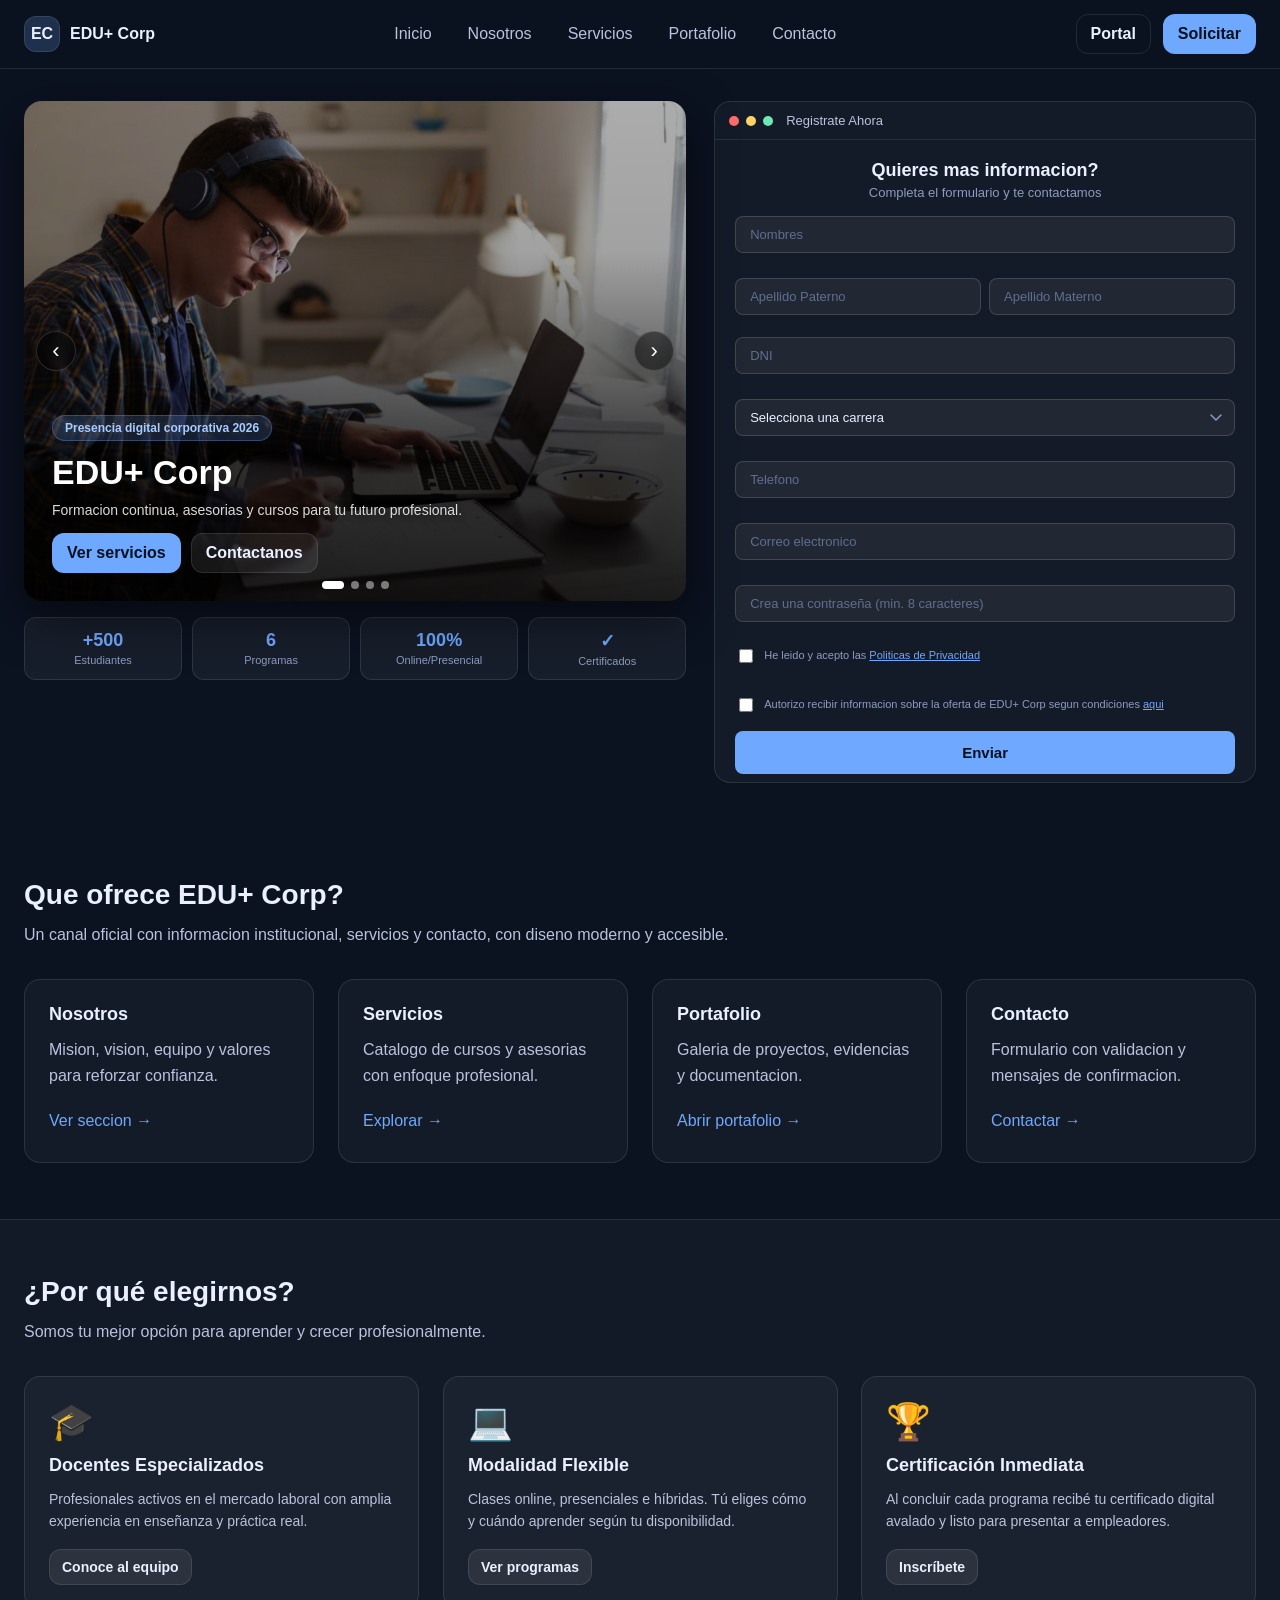
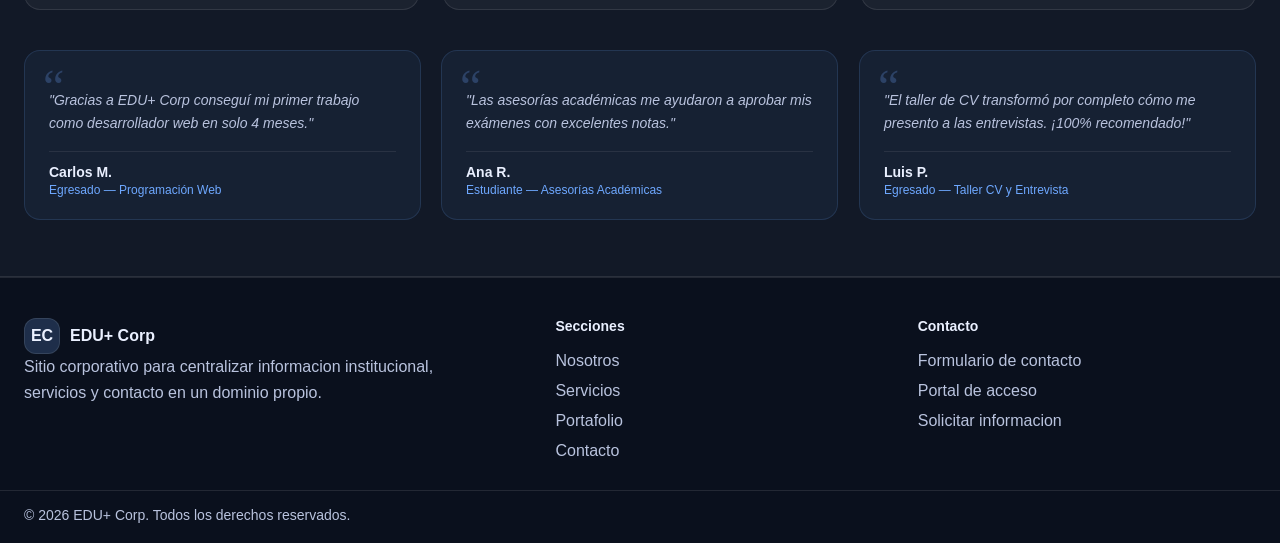
<file: frontend/index.html>
<!DOCTYPE html>
<html lang="es">
<head>
  <meta charset="UTF-8" />
  <meta name="viewport" content="width=device-width, initial-scale=1.0" />
  <title>EDU+ Corp | Educacion de Calidad</title>
  <link rel="stylesheet" href="css/00-utils.css" />
  <link rel="stylesheet" href="css/01-body.css" />
  <link rel="stylesheet" href="css/02-container-section.css" />
  <link rel="stylesheet" href="css/03-header.css" />
  <link rel="stylesheet" href="css/04-nav.css" />
  <link rel="stylesheet" href="css/05-buttons.css" />
  <link rel="stylesheet" href="css/06-hero.css" />
  <link rel="stylesheet" href="css/07-card-grid.css" />
  <link rel="stylesheet" href="css/08-panels.css" />
  <link rel="stylesheet" href="css/09-courses.css" />
  <link rel="stylesheet" href="css/10-resources.css" />
  <link rel="stylesheet" href="css/11-form.css" />
  <link rel="stylesheet" href="css/12-footer.css" />
  <link rel="stylesheet" href="css/13-modal.css" />
  <link rel="stylesheet" href="css/14-responsive.css" />
  <link rel="stylesheet" href="css/15-animations.css" />
</head>
<body class="page-animate">

  <!-- HEADER -->
  <header class="header">
    <div class="container header__row">
      <a class="brand" href="index.html" aria-label="Ir al inicio">
        <span class="brand__logo">EC</span>
        <span class="brand__name">EDU+ Corp</span>
      </a>
      <nav class="nav" id="mainNav" aria-label="Navegacion principal">
        <a class="nav__link nav__link--active" href="index.html">Inicio</a>
        <a class="nav__link" href="nosotros.html">Nosotros</a>
        <a class="nav__link" href="servicios.html">Servicios</a>
        <a class="nav__link" href="portafolio.html">Portafolio</a>
        <a class="nav__link" href="contacto.html">Contacto</a>
        <a class="nav__link nav__link--portal" href="#login" id="portalLinkMobile">Portal</a>
      </nav>
      <div class="header__actions">
        <a class="btn btn--ghost" href="#login" id="portalLink">Portal</a>
        <a class="btn btn--primary" href="#registro">Solicitar</a>
      </div>
      <button class="nav-toggle" aria-label="Abrir menu" id="navToggle">
        <span></span><span></span><span></span>
      </button>
    </div>
  </header>

  <!-- MAIN -->
  <main id="inicio">

    <!-- HERO -->
    <section class="hero">
      <div class="container hero__grid">

        <!-- IZQUIERDA: Slider -->
        <div class="hero__content">
          <div class="hero-slider" aria-label="Galeria EDU+ Corp">
            <div class="hero-slider__track">

              <article class="hero-slider__slide is-active">
                <img src="img/estudiante.jpg" alt="Estudiante aprendiendo con laptop y auriculares" />
                <div class="hero-slider__caption">
                  <span class="badge">Presencia digital corporativa 2026</span>
                  <h1 class="hero__title">EDU+ Corp</h1>
                  <p class="hero__subtitle">Formacion continua, asesorias y cursos para tu futuro profesional.</p>
                  <div class="hero__buttons">
                    <a class="btn btn--primary" href="servicios.html">Ver servicios</a>
                    <a class="btn btn--secondary" href="contacto.html">Contactanos</a>
                  </div>
                </div>
              </article>

              <article class="hero-slider__slide">
                <img src="img/slider/slide-3.webp" alt="Estudiantes en clases virtuales" />
                <div class="hero-slider__caption">
                  <span class="badge">Clases Virtuales 2026</span>
                  <h2 class="hero__title">Aprendizaje para todos</h2>
                  <p class="hero__subtitle">Ninos y jovenes aprendiendo con tecnologia desde casa.</p>
                  <div class="hero__buttons">
                    <a class="btn btn--primary" href="servicios.html">Ver programas</a>
                    <a class="btn btn--secondary" href="nosotros.html">Conocenos</a>
                  </div>
                </div>
              </article>

              <article class="hero-slider__slide">
                <img src="img/slider/slide-4.png" alt="Educacion Corp - Programacion y tecnologia" />
                <div class="hero-slider__caption hero-slider__caption--light">
                  <span class="badge">Tecnologia e Innovacion 2026</span>
                  <h2 class="hero__title">Programacion Web</h2>
                  <p class="hero__subtitle">Aprende a construir sitios web profesionales con HTML, CSS y JavaScript.</p>
                  <div class="hero__buttons">
                    <a class="btn btn--primary" href="servicios.html">Explorar curso</a>
                    <a class="btn btn--secondary" href="portafolio.html">Ver portafolio</a>
                  </div>
                </div>
              </article>

              <article class="hero-slider__slide">
                <img src="img/slider/slide-1.JPG" alt="Formacion continua 2026" />
                <div class="hero-slider__caption">
                  <span class="badge">Matriculas Abiertas 2026</span>
                  <h2 class="hero__title">Matriculas Abiertas</h2>
                  <p class="hero__subtitle">Unete a nuestros programas y da el siguiente paso en tu carrera.</p>
                  <div class="hero__buttons">
                    <a class="btn btn--primary" href="contacto.html">Inscribete</a>
                    <a class="btn btn--secondary" href="servicios.html">Ver oferta</a>
                  </div>
                </div>
              </article>

            </div>

            <button class="hero-slider__ctrl hero-slider__ctrl--prev" aria-label="Anterior" data-hs="prev">&#8249;</button>
            <button class="hero-slider__ctrl hero-slider__ctrl--next" aria-label="Siguiente" data-hs="next">&#8250;</button>

            <div class="hero-slider__dots" role="tablist">
              <button role="tab" aria-selected="true"  data-hs="dot" data-index="0"></button>
              <button role="tab" aria-selected="false" data-hs="dot" data-index="1"></button>
              <button role="tab" aria-selected="false" data-hs="dot" data-index="2"></button>
              <button role="tab" aria-selected="false" data-hs="dot" data-index="3"></button>
            </div>
          </div>

          <!-- Stats bajo el slider -->
          <div class="hero__stats">
            <div class="hero__stat"><strong>+500</strong><small>Estudiantes</small></div>
            <div class="hero__stat"><strong>6</strong><small>Programas</small></div>
            <div class="hero__stat"><strong>100%</strong><small>Online/Presencial</small></div>
            <div class="hero__stat"><strong>&#10003;</strong><small>Certificados</small></div>
          </div>
        </div>

        <!-- DERECHA: Formulario -->
        <div class="hero__panels-col">
          <div class="hero__card regform-card">
            <div class="hero__cardTop">
              <span class="dot dot--red"></span>
              <span class="dot dot--yellow"></span>
              <span class="dot dot--green"></span>
              <span class="hero__cardTitle">Registrate Ahora</span>
            </div>
            <div class="regform">
              <div class="regform__head">
                <h3 class="regform__title">Quieres mas informacion?</h3>
                <p class="regform__sub">Completa el formulario y te contactamos</p>
              </div>
              <form class="regform__form" id="registerForm" novalidate>
                <div class="regform__row regform__row--full">
                  <input class="regform__input" type="text" name="nombres" placeholder="Nombres" autocomplete="given-name" />
                  <span class="regform__err" data-err="nombres"></span>
                </div>
                <div class="regform__row regform__row--half">
                  <div>
                    <input class="regform__input" type="text" name="apellido_paterno" placeholder="Apellido Paterno" autocomplete="family-name" />
                    <span class="regform__err" data-err="apellido_paterno"></span>
                  </div>
                  <div>
                    <input class="regform__input" type="text" name="apellido_materno" placeholder="Apellido Materno" />
                    <span class="regform__err" data-err="apellido_materno"></span>
                  </div>
                </div>
                <div class="regform__row regform__row--full">
                  <input class="regform__input" type="text" name="dni" placeholder="DNI" maxlength="8" inputmode="numeric" />
                  <span class="regform__err" data-err="dni"></span>
                </div>
                <div class="regform__row regform__row--full">
                  <select class="regform__input regform__select" name="carrera">
                    <option value="" disabled selected>Selecciona una carrera</option>
                    <option value="prog_web">Programacion Web</option>
                    <option value="ofimatica">Ofimatica</option>
                    <option value="asesoria">Asesorias Academicas</option>
                    <option value="ingles">Ingles Academico</option>
                    <option value="preu">Pre-Universitaria</option>
                    <option value="cv">Taller CV y Entrevista</option>
                  </select>
                  <span class="regform__err" data-err="carrera"></span>
                </div>
                <div class="regform__row regform__row--full">
                  <input class="regform__input" type="tel" name="telefono" placeholder="Telefono" inputmode="tel" />
                  <span class="regform__err" data-err="telefono"></span>
                </div>
                <div class="regform__row regform__row--full">
                  <input class="regform__input" type="email" name="correo_reg" placeholder="Correo electronico" autocomplete="email" />
                  <span class="regform__err" data-err="correo_reg"></span>
                </div>
                <div class="regform__row regform__row--full">
                  <input class="regform__input" type="password" name="password" placeholder="Crea una contraseña (min. 8 caracteres)" autocomplete="new-password" />
                  <span class="regform__err" data-err="password"></span>
                </div>
                <div class="regform__check">
                  <input type="checkbox" id="chk1" name="privacidad" />
                  <label for="chk1">He leido y acepto las <a href="contacto.html" class="regform__link">Politicas de Privacidad</a></label>
                </div>
                <span class="regform__err" data-err="privacidad"></span>
                <div class="regform__check">
                  <input type="checkbox" id="chk2" name="publicidad" />
                  <label for="chk2">Autorizo recibir informacion sobre la oferta de EDU+ Corp segun condiciones <a href="contacto.html" class="regform__link">aqui</a></label>
                </div>
                <div class="regform__actions">
                  <button class="btn btn--primary regform__submit" type="submit">Enviar</button>
                </div>
                <div id="registerNotice" class="hidden"></div>
              </form>
            </div>
          </div>
        </div>

      </div>
    </section>

    <!-- QUE OFRECEMOS -->
    <section class="section reveal" id="resumen" data-delay="2">
      <div class="container">
        <div class="section__head">
          <h2 class="section__title">Que ofrece EDU+ Corp?</h2>
          <p class="section__desc">Un canal oficial con informacion institucional, servicios y contacto, con diseno moderno y accesible.</p>
        </div>
        <div class="grid grid--4">
          <article class="card">
            <h3 class="card__title">Nosotros</h3>
            <p class="card__text">Mision, vision, equipo y valores para reforzar confianza.</p>
            <a class="link" href="nosotros.html">Ver seccion &rarr;</a>
          </article>
          <article class="card">
            <h3 class="card__title">Servicios</h3>
            <p class="card__text">Catalogo de cursos y asesorias con enfoque profesional.</p>
            <a class="link" href="servicios.html">Explorar &rarr;</a>
          </article>
          <article class="card">
            <h3 class="card__title">Portafolio</h3>
            <p class="card__text">Galeria de proyectos, evidencias y documentacion.</p>
            <a class="link" href="portafolio.html">Abrir portafolio &rarr;</a>
          </article>
          <article class="card">
            <h3 class="card__title">Contacto</h3>
            <p class="card__text">Formulario con validacion y mensajes de confirmacion.</p>
            <a class="link" href="contacto.html">Contactar &rarr;</a>
          </article>
        </div>
      </div>
    </section>

    <!-- ENFOQUE -->
    <!-- POR QUE ELEGIRNOS -->
    <section class="section section--alt reveal" data-delay="3">
      <div class="container">
        <div class="section__head">
          <h2 class="section__title">&#191;Por qu&#233; elegirnos?</h2>
          <p class="section__desc">Somos tu mejor opci&#243;n para aprender y crecer profesionalmente.</p>
        </div>
        <div class="grid grid--3">

          <div class="reveal panel" data-delay="1">
            <div class="panel__icon">&#127891;</div>
            <h3 class="panel__title">Docentes Especializados</h3>
            <p class="panel__text">Profesionales activos en el mercado laboral con amplia experiencia en ense&#241;anza y pr&#225;ctica real.</p>
            <a class="btn btn--secondary btn--small" href="nosotros.html">Conoce al equipo</a>
          </div>

          <div class="reveal panel" data-delay="2">
            <div class="panel__icon">&#128187;</div>
            <h3 class="panel__title">Modalidad Flexible</h3>
            <p class="panel__text">Clases online, presenciales e h&#237;bridas. T&#250; eliges c&#243;mo y cu&#225;ndo aprender seg&#250;n tu disponibilidad.</p>
            <a class="btn btn--secondary btn--small" href="servicios.html">Ver programas</a>
          </div>

          <div class="reveal panel" data-delay="3">
            <div class="panel__icon">&#127942;</div>
            <h3 class="panel__title">Certificaci&#243;n Inmediata</h3>
            <p class="panel__text">Al concluir cada programa recib&#233; tu certificado digital avalado y listo para presentar a empleadores.</p>
            <a class="btn btn--secondary btn--small" href="contacto.html">Inscr&#237;bete</a>
          </div>

        </div>

        <!-- Testimonios -->
        <div class="testimonios">
          <div class="testimonio reveal" data-delay="1">
            <p class="testimonio__texto">"Gracias a EDU+ Corp consegu&#237; mi primer trabajo como desarrollador web en solo 4 meses."</p>
            <div class="testimonio__autor">
              <span class="testimonio__nombre">Carlos M.</span>
              <span class="testimonio__rol">Egresado &#8212; Programaci&#243;n Web</span>
            </div>
          </div>
          <div class="testimonio reveal" data-delay="2">
            <p class="testimonio__texto">"Las asesor&#237;as acad&#233;micas me ayudaron a aprobar mis ex&#225;menes con excelentes notas."</p>
            <div class="testimonio__autor">
              <span class="testimonio__nombre">Ana R.</span>
              <span class="testimonio__rol">Estudiante &#8212; Asesor&#237;as Acad&#233;micas</span>
            </div>
          </div>
          <div class="testimonio reveal" data-delay="3">
            <p class="testimonio__texto">"El taller de CV transform&#243; por completo c&#243;mo me presento a las entrevistas. &#161;100% recomendado!"</p>
            <div class="testimonio__autor">
              <span class="testimonio__nombre">Luis P.</span>
              <span class="testimonio__rol">Egresado &#8212; Taller CV y Entrevista</span>
            </div>
          </div>
        </div>

      </div>
    </section>


  </main>

  <!-- FOOTER -->
  <footer class="footer">
    <div class="container footer__grid">
      <div class="footer__col">
        <div class="brand brand--footer">
          <span class="brand__logo">EC</span>
          <span class="brand__name">EDU+ Corp</span>
        </div>
        <p class="footer__text">Sitio corporativo para centralizar informacion institucional, servicios y contacto en un dominio propio.</p>
      </div>
      <div class="footer__col">
        <h4 class="footer__title">Secciones</h4>
        <a class="footer__link" href="nosotros.html">Nosotros</a>
        <a class="footer__link" href="servicios.html">Servicios</a>
        <a class="footer__link" href="portafolio.html">Portafolio</a>
        <a class="footer__link" href="contacto.html">Contacto</a>
      </div>
      <div class="footer__col">
        <h4 class="footer__title">Contacto</h4>
        <a class="footer__link" href="contacto.html">Formulario de contacto</a>
        <a class="footer__link" href="#login">Portal de acceso</a>
        <a class="footer__link" href="contacto.html">Solicitar informacion</a>
      </div>
    </div>
    <div class="container footer__bottom">
      <span>&copy; <span id="year">2026</span> EDU+ Corp. Todos los derechos reservados.</span>
    </div>
  </footer>

  <script>
    document.getElementById('year').textContent = new Date().getFullYear();
  </script>
  <script src="js/auth.js"></script>
  <script src="app.js"></script>
  <script>
    // Mobile nav toggle
    (function () {
      var toggle = document.getElementById('navToggle');
      var nav    = document.getElementById('mainNav');
      if (toggle && nav) {
        toggle.addEventListener('click', function () {
          nav.classList.toggle('nav--open');
        });
      }
    })();

    // Hero Slider
    (function () {
      var slider  = document.querySelector('.hero-slider');
      if (!slider) return;
      var track   = slider.querySelector('.hero-slider__track');
      var slides  = Array.prototype.slice.call(slider.querySelectorAll('.hero-slider__slide'));
      var dots    = Array.prototype.slice.call(slider.querySelectorAll('[data-hs="dot"]'));
      var btnPrev = slider.querySelector('[data-hs="prev"]');
      var btnNext = slider.querySelector('[data-hs="next"]');
      var idx = 0, timer = null;

      function goTo(i) {
        idx = (i + slides.length) % slides.length;
        track.style.transform = 'translateX(-' + (idx * 100) + '%)';
        slides.forEach(function (s, k) { s.classList.toggle('is-active', k === idx); });
        dots.forEach(function (d, k)   { d.setAttribute('aria-selected', String(k === idx)); });
      }
      function start() { stop(); timer = setInterval(function () { goTo(idx + 1); }, 5000); }
      function stop()  { if (timer) { clearInterval(timer); timer = null; } }

      if (btnPrev) btnPrev.addEventListener('click', function () { goTo(idx - 1); });
      if (btnNext) btnNext.addEventListener('click', function () { goTo(idx + 1); });
      dots.forEach(function (d) {
        d.addEventListener('click', function () { goTo(Number(d.getAttribute('data-index'))); });
      });
      slider.addEventListener('mouseenter', stop);
      slider.addEventListener('mouseleave', start);

      var startX = 0;
      track.addEventListener('touchstart', function (e) { startX = e.touches[0].clientX; }, { passive: true });
      track.addEventListener('touchend',   function (e) {
        var dx = e.changedTouches[0].clientX - startX;
        if (Math.abs(dx) > 40) goTo(dx > 0 ? idx - 1 : idx + 1);
      });

      goTo(0);
      start();
    })();
  </script>

</body>
</html>
</file>
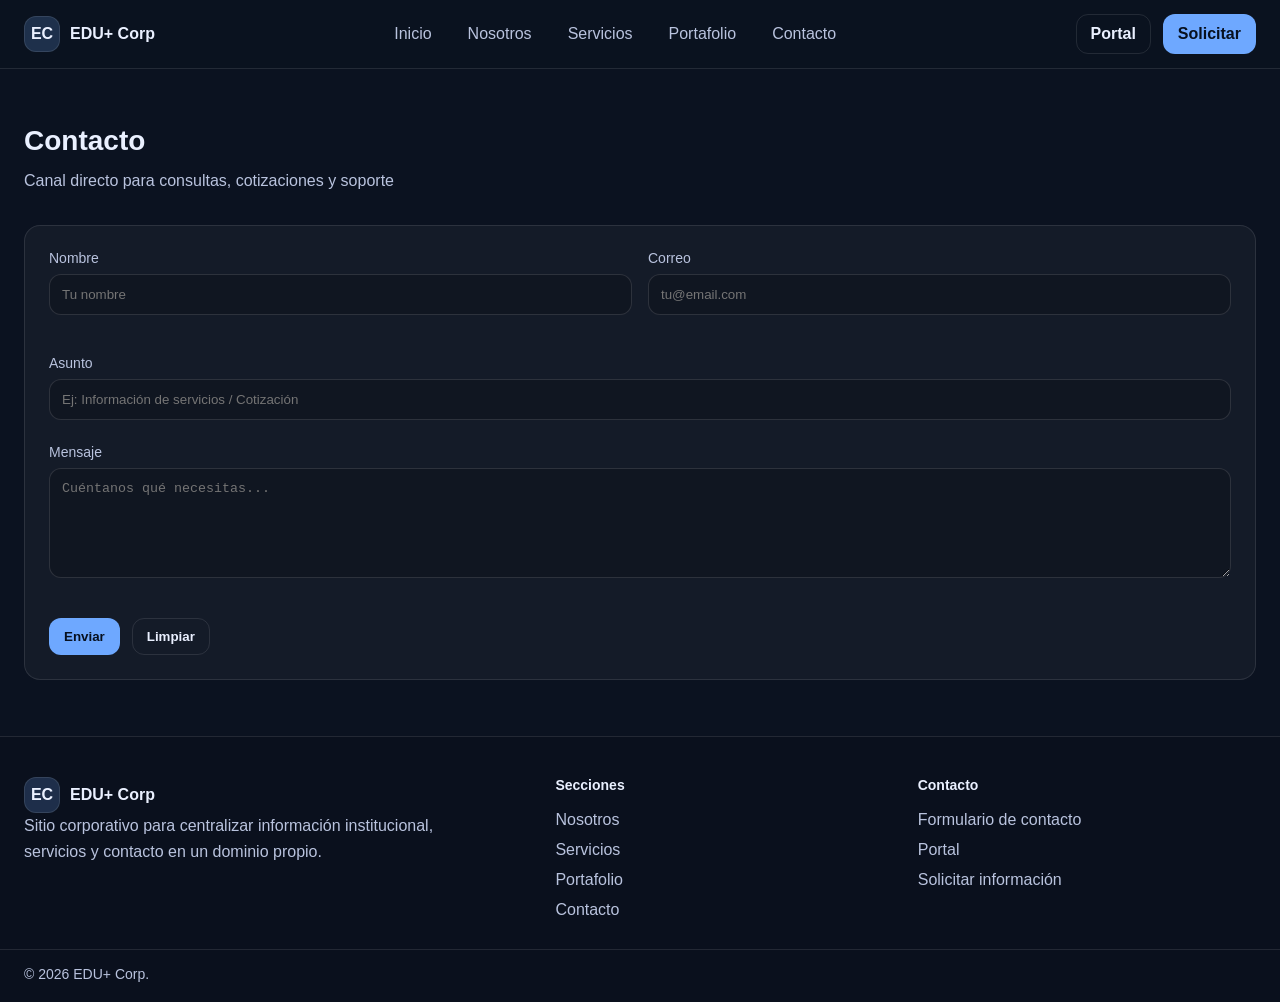
<file: frontend/contacto.html>
<!DOCTYPE html>
<html lang="es">
<head>
  <meta charset="UTF-8" />
  <meta name="viewport" content="width=device-width, initial-scale=1.0" />
  <title>EDU+ Corp | Contacto</title>

  <link rel="stylesheet" href="css/00-utils.css" />
  <link rel="stylesheet" href="css/01-body.css" />
  <link rel="stylesheet" href="css/02-container-section.css" />
  <link rel="stylesheet" href="css/03-header.css" />
  <link rel="stylesheet" href="css/04-nav.css" />
  <link rel="stylesheet" href="css/05-buttons.css" />
  <link rel="stylesheet" href="css/06-hero.css" />
  <link rel="stylesheet" href="css/07-card-grid.css" />
  <link rel="stylesheet" href="css/08-panels.css" />
  <link rel="stylesheet" href="css/09-courses.css" />
  <link rel="stylesheet" href="css/10-resources.css" />
  <link rel="stylesheet" href="css/11-form.css" />
  <link rel="stylesheet" href="css/12-footer.css" />
  <link rel="stylesheet" href="css/13-modal.css" />
  <link rel="stylesheet" href="css/14-responsive.css" />
    <link rel="stylesheet" href="css/15-animations.css">
</head>

<body class="page-animate">
  <header class="header">
    <div class="container header__row">
      <a class="brand" href="index.html" aria-label="Ir al inicio">
        <span class="brand__logo">EC</span>
        <span class="brand__name">EDU+ Corp</span>
      </a>

      <nav class="nav" aria-label="Navegación principal">
        <a class="nav__link" href="index.html">Inicio</a>
        <a class="nav__link" href="nosotros.html">Nosotros</a>
        <a class="nav__link" href="servicios.html">Servicios</a>
        <a class="nav__link" href="portafolio.html">Portafolio</a>
        <a class="nav__link nav__link--active" href="contacto.html">Contacto</a>
      </nav>

      <div class="header__actions">
        <a class="btn btn--ghost" href="#login">Portal</a>
        <a class="btn btn--primary" href="#registro">Solicitar</a>
      </div>
    </div>
  </header>

  <main>
    <section class="section reveal" data-delay="1">
      <div class="container">
        <div class="section__head">
          <h2 class="section__title">Contacto</h2>
          <p class="section__desc">
            Canal directo para consultas, cotizaciones y soporte
          </p>
        </div>

        <form class="form" id="contactForm" action="#" method="post" novalidate>
          <div class="form__row">
            <label class="field">
              <span class="field__label">Nombre</span>
              <input class="field__input" type="text" name="nombre" placeholder="Tu nombre" />
              <span class="field__error" data-error="nombre"></span>
            </label>

            <label class="field">
              <span class="field__label">Correo</span>
              <input class="field__input" type="email" name="correo" placeholder="tu@email.com" />
              <span class="field__error" data-error="correo"></span>
            </label>
          </div>

          <label class="field">
            <span class="field__label">Asunto</span>
            <input class="field__input" type="text" name="asunto" placeholder="Ej: Información de servicios / Cotización" />
            <span class="field__error" data-error="asunto"></span>
          </label>

          <label class="field">
            <span class="field__label">Mensaje</span>
            <textarea class="field__input field__textarea" name="mensaje" rows="5" placeholder="Cuéntanos qué necesitas..."></textarea>
            <span class="field__error" data-error="mensaje"></span>
          </label>

          <div class="form__actions">
            <button class="btn btn--primary" type="submit">Enviar</button>
            <button class="btn btn--ghost" type="reset">Limpiar</button>
          </div>

          <div class="notice hidden" id="contactNotice"></div>
        </form>
      </div>
    </section>
  </main>

  <footer class="footer">
    <div class="container footer__grid">
      <div class="footer__col">
        <div class="brand brand--footer">
          <span class="brand__logo">EC</span>
          <span class="brand__name">EDU+ Corp</span>
        </div>
        <p class="footer__text">
          Sitio corporativo para centralizar información institucional, servicios y contacto en un dominio propio.
        </p>
      </div>

      <div class="footer__col">
        <h4 class="footer__title">Secciones</h4>
        <a class="footer__link" href="nosotros.html">Nosotros</a>
        <a class="footer__link" href="servicios.html">Servicios</a>
        <a class="footer__link" href="portafolio.html">Portafolio</a>
        <a class="footer__link" href="contacto.html">Contacto</a>
      </div>

      <div class="footer__col">
        <h4 class="footer__title">Contacto</h4>
        <a class="footer__link" href="contacto.html">Formulario de contacto</a>
        <a class="footer__link" href="#login">Portal </a>
        <a class="footer__link" href="#registro">Solicitar información </a>
      </div>
    </div>

    <div class="container footer__bottom">
      <span>© <span id="year">2026</span> EDU+ Corp.</span>
    </div>
  </footer>

  <script>
    document.getElementById("year").textContent = new Date().getFullYear();
  </script>
  <script src="app.js"></script>
</body>
</html>
</file>
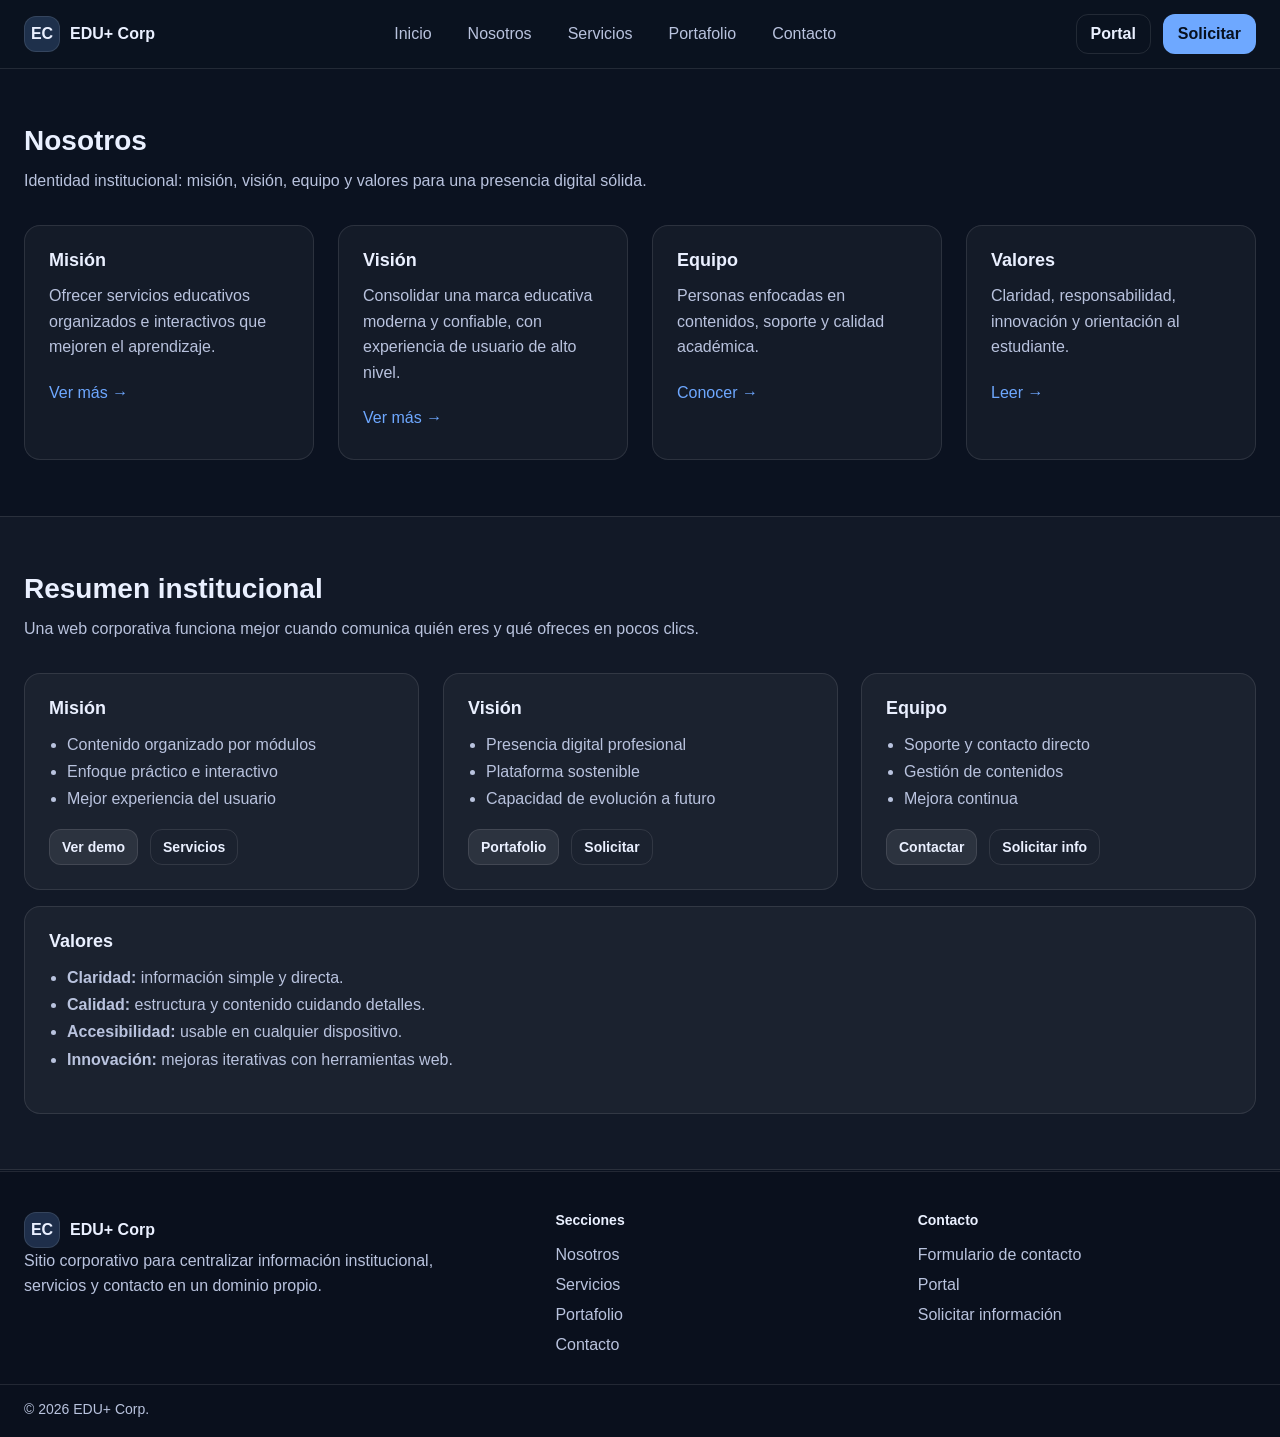
<file: frontend/nosotros.html>
<!DOCTYPE html>
<html lang="es">
<head>
  <meta charset="UTF-8" />
  <meta name="viewport" content="width=device-width, initial-scale=1.0" />
  <title>EDU+ Corp | Nosotros</title>

  <link rel="stylesheet" href="css/00-utils.css" />
  <link rel="stylesheet" href="css/01-body.css" />
  <link rel="stylesheet" href="css/02-container-section.css" />
  <link rel="stylesheet" href="css/03-header.css" />
  <link rel="stylesheet" href="css/04-nav.css" />
  <link rel="stylesheet" href="css/05-buttons.css" />
  <link rel="stylesheet" href="css/06-hero.css" />
  <link rel="stylesheet" href="css/07-card-grid.css" />
  <link rel="stylesheet" href="css/08-panels.css" />
  <link rel="stylesheet" href="css/09-courses.css" />
  <link rel="stylesheet" href="css/10-resources.css" />
  <link rel="stylesheet" href="css/11-form.css" />
  <link rel="stylesheet" href="css/12-footer.css" />
  <link rel="stylesheet" href="css/13-modal.css" />
  <link rel="stylesheet" href="css/14-responsive.css" />
    <link rel="stylesheet" href="css/15-animations.css">
</head>

<body class="page-animate">
  <header class="header">
    <div class="container header__row">
      <a class="brand" href="index.html" aria-label="Ir al inicio">
        <span class="brand__logo">EC</span>
        <span class="brand__name">EDU+ Corp</span>
      </a>

      <nav class="nav" aria-label="Navegación principal">
        <a class="nav__link" href="index.html">Inicio</a>
        <a class="nav__link nav__link--active" href="nosotros.html">Nosotros</a>
        <a class="nav__link" href="servicios.html">Servicios</a>
        <a class="nav__link" href="portafolio.html">Portafolio</a>
        <a class="nav__link" href="contacto.html">Contacto</a>
      </nav>

      <div class="header__actions">
        <a class="btn btn--ghost" href="#login">Portal</a>
        <a class="btn btn--primary" href="#registro">Solicitar</a>
      </div>
    </div>
  </header>

  <main>
    <section class="section reveal" data-delay="1">
      <div class="container">
        <div class="section__head">
          <h2 class="section__title">Nosotros</h2>
          <p class="section__desc">
            Identidad institucional: misión, visión, equipo y valores para una presencia digital sólida.
          </p>
        </div>

        <div class="grid grid--4">
          <article class="card">
            <h3 class="card__title">Misión</h3>
            <p class="card__text">Ofrecer servicios educativos organizados e interactivos que mejoren el aprendizaje.</p>
            <a class="link" href="#mision">Ver más →</a>
          </article>

          <article class="card">
            <h3 class="card__title">Visión</h3>
            <p class="card__text">Consolidar una marca educativa moderna y confiable, con experiencia de usuario de alto nivel.</p>
            <a class="link" href="#vision">Ver más →</a>
          </article>

          <article class="card">
            <h3 class="card__title">Equipo</h3>
            <p class="card__text">Personas enfocadas en contenidos, soporte y calidad académica.</p>
            <a class="link" href="#equipo">Conocer →</a>
          </article>

          <article class="card">
            <h3 class="card__title">Valores</h3>
            <p class="card__text">Claridad, responsabilidad, innovación y orientación al estudiante.</p>
            <a class="link" href="#valores">Leer →</a>
          </article>
        </div>
      </div>
    </section>

    <section class="section section--alt reveal" data-delay="2">
      <div class="container">
        <div class="section__head">
          <h2 class="section__title">Resumen institucional</h2>
          <p class="section__desc">
            Una web corporativa funciona mejor cuando comunica quién eres y qué ofreces en pocos clics.
          </p>
        </div>

        <div class="grid grid--3">
          <div class="reveal panel" id="mision" data-delay="3">
            <h3 class="panel__title">Misión</h3>
            <ul class="list">
              <li>Contenido organizado por módulos</li>
              <li>Enfoque práctico e interactivo</li>
              <li>Mejor experiencia del usuario</li>
            </ul>
            <div class="panel__actions">
              <button class="btn btn--secondary btn--small" type="button" data-action="open-demo">Ver demo</button>
              <a class="btn btn--ghost btn--small" href="servicios.html">Servicios</a>
            </div>
          </div>

          <div class="reveal panel" id="vision" data-delay="4">
            <h3 class="panel__title">Visión</h3>
            <ul class="list">
              <li>Presencia digital profesional</li>
              <li>Plataforma sostenible</li>
              <li>Capacidad de evolución a futuro</li>
            </ul>
            <div class="panel__actions">
              <a class="btn btn--secondary btn--small" href="portafolio.html">Portafolio</a>
              <button class="btn btn--ghost btn--small" type="button" data-action="open-request">Solicitar</button>
            </div>
          </div>

          <div class="reveal panel" id="equipo" data-delay="1">
            <h3 class="panel__title">Equipo</h3>
            <ul class="list">
              <li>Soporte y contacto directo</li>
              <li>Gestión de contenidos</li>
              <li>Mejora continua</li>
            </ul>
            <div class="panel__actions">
              <a class="btn btn--secondary btn--small" href="contacto.html">Contactar</a>
              <a class="btn btn--ghost btn--small" href="#registro">Solicitar info</a>
            </div>
          </div>
        </div>

        <div class="reveal panel" id="valores" style="margin-top:16px;" data-delay="2">
          <h3 class="panel__title">Valores</h3>
          <ul class="list">
            <li><strong>Claridad:</strong> información simple y directa.</li>
            <li><strong>Calidad:</strong> estructura y contenido cuidando detalles.</li>
            <li><strong>Accesibilidad:</strong> usable en cualquier dispositivo.</li>
            <li><strong>Innovación:</strong> mejoras iterativas con herramientas web.</li>
          </ul>
        </div>

      </div>
    </section>
  </main>

  <footer class="footer">
    <div class="container footer__grid">
      <div class="footer__col">
        <div class="brand brand--footer">
          <span class="brand__logo">EC</span>
          <span class="brand__name">EDU+ Corp</span>
        </div>
        <p class="footer__text">
          Sitio corporativo para centralizar información institucional, servicios y contacto en un dominio propio.
        </p>
      </div>

      <div class="footer__col">
        <h4 class="footer__title">Secciones</h4>
        <a class="footer__link" href="nosotros.html">Nosotros</a>
        <a class="footer__link" href="servicios.html">Servicios</a>
        <a class="footer__link" href="portafolio.html">Portafolio</a>
        <a class="footer__link" href="contacto.html">Contacto</a>
      </div>

      <div class="footer__col">
        <h4 class="footer__title">Contacto</h4>
        <a class="footer__link" href="contacto.html">Formulario de contacto</a>
        <a class="footer__link" href="#login">Portal </a>
        <a class="footer__link" href="#registro">Solicitar información </a>
      </div>
    </div>

    <div class="container footer__bottom">
      <span>© <span id="year">2026</span> EDU+ Corp.</span>
    </div>
  </footer>

  <script>
    document.getElementById("year").textContent = new Date().getFullYear();
  </script>
  <script src="app.js"></script>
</body>
</html>
</file>
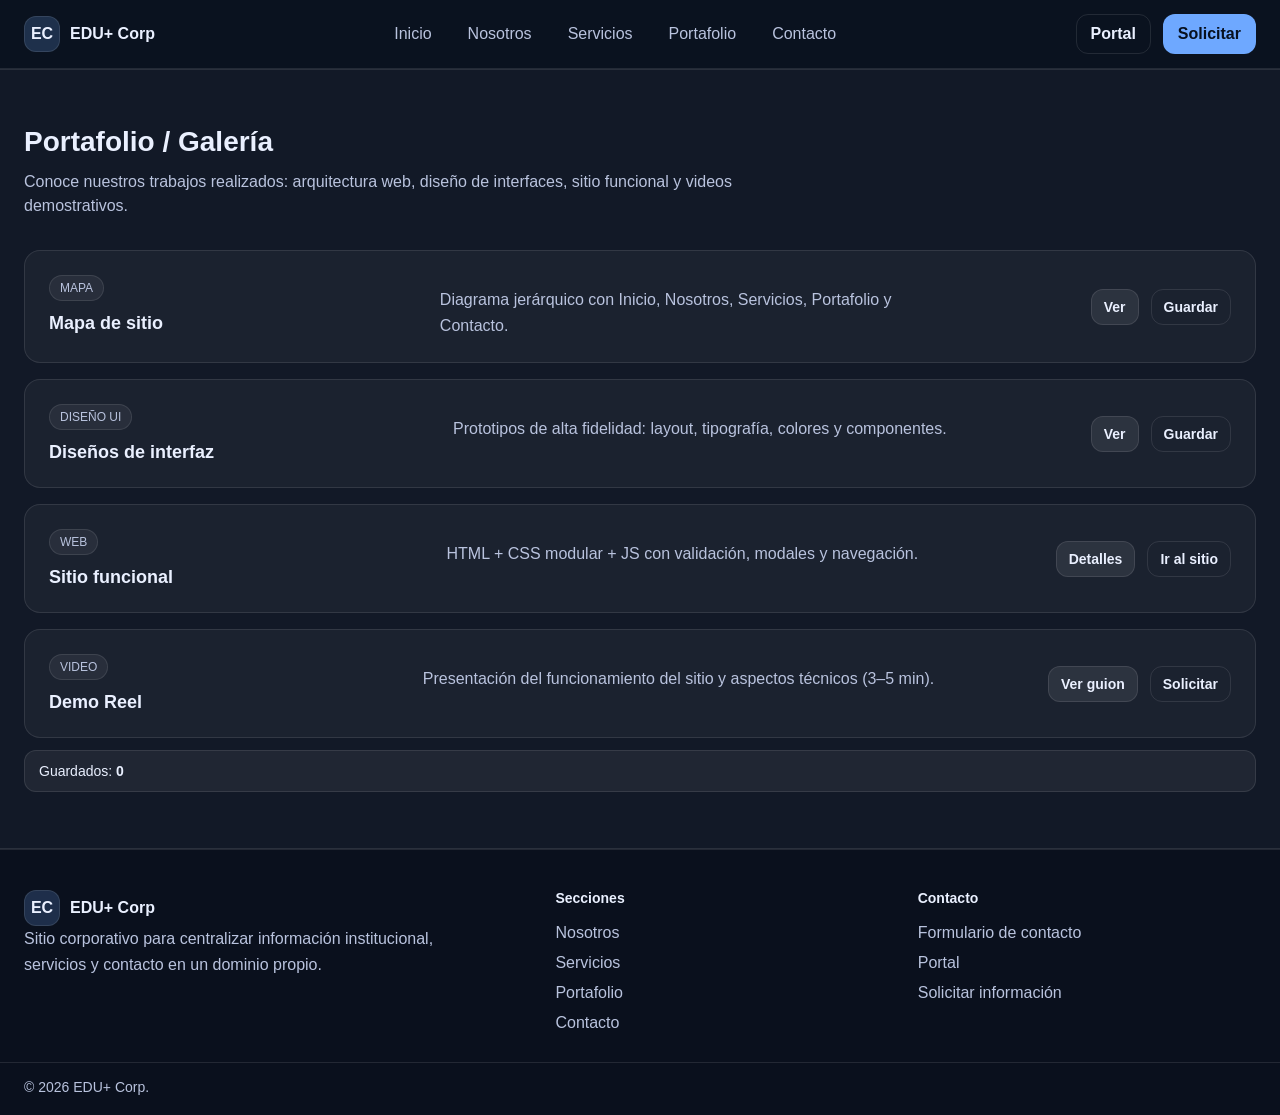
<file: frontend/portafolio.html>
<!DOCTYPE html>
<html lang="es">
<head>
  <meta charset="UTF-8" />
  <meta name="viewport" content="width=device-width, initial-scale=1.0" />
  <title>EDU+ Corp | Portafolio</title>

  <link rel="stylesheet" href="css/00-utils.css" />
  <link rel="stylesheet" href="css/01-body.css" />
  <link rel="stylesheet" href="css/02-container-section.css" />
  <link rel="stylesheet" href="css/03-header.css" />
  <link rel="stylesheet" href="css/04-nav.css" />
  <link rel="stylesheet" href="css/05-buttons.css" />
  <link rel="stylesheet" href="css/06-hero.css" />
  <link rel="stylesheet" href="css/07-card-grid.css" />
  <link rel="stylesheet" href="css/08-panels.css" />
  <link rel="stylesheet" href="css/09-courses.css" />
  <link rel="stylesheet" href="css/10-resources.css" />
  <link rel="stylesheet" href="css/11-form.css" />
  <link rel="stylesheet" href="css/12-footer.css" />
  <link rel="stylesheet" href="css/13-modal.css" />
  <link rel="stylesheet" href="css/14-responsive.css" />
    <link rel="stylesheet" href="css/15-animations.css">
</head>

<body class="page-animate">
  <header class="header">
    <div class="container header__row">
      <a class="brand" href="index.html" aria-label="Ir al inicio">
        <span class="brand__logo">EC</span>
        <span class="brand__name">EDU+ Corp</span>
      </a>

      <nav class="nav" aria-label="Navegación principal">
        <a class="nav__link" href="index.html">Inicio</a>
        <a class="nav__link" href="nosotros.html">Nosotros</a>
        <a class="nav__link" href="servicios.html">Servicios</a>
        <a class="nav__link nav__link--active" href="portafolio.html">Portafolio</a>
        <a class="nav__link" href="contacto.html">Contacto</a>
      </nav>

      <div class="header__actions">
        <a class="btn btn--ghost" href="#login">Portal</a>
        <a class="btn btn--primary" href="#registro">Solicitar</a>
      </div>
    </div>
  </header>

  <main>
    <section class="section section--alt reveal" data-delay="1">
      <div class="container">
        <div class="section__head">
          <h2 class="section__title">Portafolio / Galería</h2>
          <p class="section__desc">
            Conoce nuestros trabajos realizados: arquitectura web, diseño de interfaces, sitio funcional y videos demostrativos.
          </p>
        </div>

        <div class="resources">
          <div class="reveal resource" data-delay="2">
            <div class="resource__meta">
              <span class="chip">MAPA</span>
              <h3 class="resource__title">Mapa de sitio</h3>
            </div>
            <p class="resource__text">Diagrama jerárquico con Inicio, Nosotros, Servicios, Portafolio y Contacto.</p>
            <div class="resource__actions">
              <button class="btn btn--secondary btn--small" type="button" data-action="open-portfolio" data-title="Mapa de sitio" data-desc="Estructura jerárquica para navegación intuitiva en máximo 3 clics (concepto demo).">Ver</button>
              <button class="btn btn--ghost btn--small" type="button" data-action="save-item" data-key="mapa">Guardar</button>
            </div>
          </div>

          <div class="reveal resource" data-delay="3">
            <div class="resource__meta">
              <span class="chip">DISEÑO UI</span>
              <h3 class="resource__title">Diseños de interfaz</h3>
            </div>
            <p class="resource__text">Prototipos de alta fidelidad: layout, tipografía, colores y componentes.</p>
            <div class="resource__actions">
              <button class="btn btn--secondary btn--small" type="button" data-action="open-portfolio" data-title="Diseños de interfaz" data-desc="Guía visual para construir cada página con consistencia (concepto demo).">Ver</button>
              <button class="btn btn--ghost btn--small" type="button" data-action="save-item" data-key="diseños de interfaz">Guardar</button>
            </div>
          </div>

          <div class="reveal resource" data-delay="4">
            <div class="resource__meta">
              <span class="chip">WEB</span>
              <h3 class="resource__title">Sitio funcional</h3>
            </div>
            <p class="resource__text">HTML + CSS modular + JS con validación, modales y navegación.</p>
            <div class="resource__actions">
              <button class="btn btn--secondary btn--small" type="button" data-action="open-portfolio" data-title="Sitio funcional" data-desc="Versión estática y responsiva con buenas prácticas y UI moderna (demo).">Detalles</button>
              <a class="btn btn--ghost btn--small" href="index.html">Ir al sitio</a>
            </div>
          </div>

          <div class="reveal resource" data-delay="1">
            <div class="resource__meta">
              <span class="chip">VIDEO</span>
              <h3 class="resource__title">Demo Reel</h3>
            </div>
            <p class="resource__text">Presentación del funcionamiento del sitio y aspectos técnicos (3–5 min).</p>
            <div class="resource__actions">
              <button class="btn btn--secondary btn--small" type="button" data-action="open-portfolio" data-title="Demo Reel" data-desc="Guion sugerido: recorrido por páginas, navegación, formulario y modales (demo).">Ver guion</button>
              <button class="btn btn--ghost btn--small" type="button" data-action="open-request">Solicitar</button>
            </div>
          </div>
        </div>

        <div class="notice" id="savedNotice">
          Guardados: <strong id="savedCount">0</strong>
        </div>
      </div>
    </section>
  </main>

  <footer class="footer">
    <div class="container footer__grid">
      <div class="footer__col">
        <div class="brand brand--footer">
          <span class="brand__logo">EC</span>
          <span class="brand__name">EDU+ Corp</span>
        </div>
        <p class="footer__text">
          Sitio corporativo para centralizar información institucional, servicios y contacto en un dominio propio.
        </p>
      </div>

      <div class="footer__col">
        <h4 class="footer__title">Secciones</h4>
        <a class="footer__link" href="nosotros.html">Nosotros</a>
        <a class="footer__link" href="servicios.html">Servicios</a>
        <a class="footer__link" href="portafolio.html">Portafolio</a>
        <a class="footer__link" href="contacto.html">Contacto</a>
      </div>

      <div class="footer__col">
        <h4 class="footer__title">Contacto</h4>
        <a class="footer__link" href="contacto.html">Formulario de contacto</a>
        <a class="footer__link" href="#login">Portal </a>
        <a class="footer__link" href="#registro">Solicitar información </a>
      </div>
    </div>

    <div class="container footer__bottom">
      <span>© <span id="year">2026</span> EDU+ Corp.</span>
    </div>
  </footer>

  <script>
    document.getElementById("year").textContent = new Date().getFullYear();
  </script>
  <script src="app.js"></script>
</body>
</html>
</file>
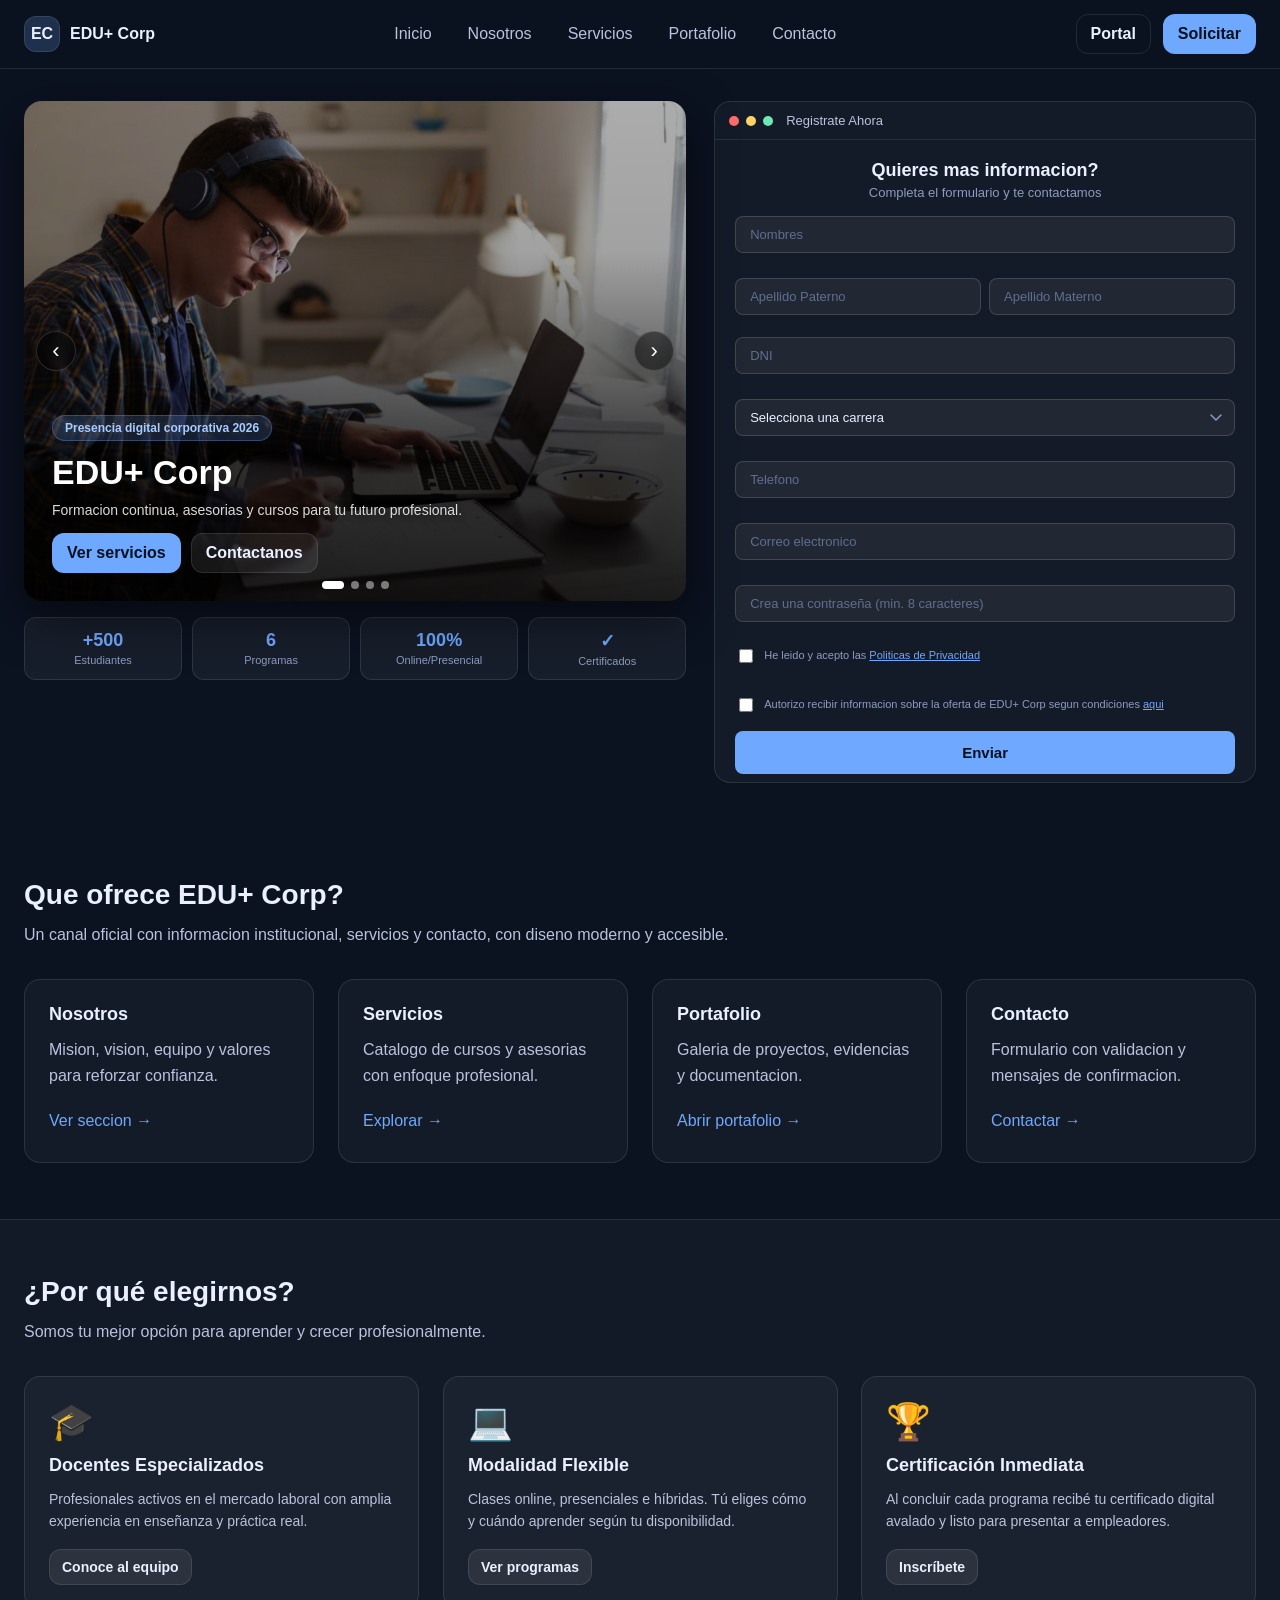
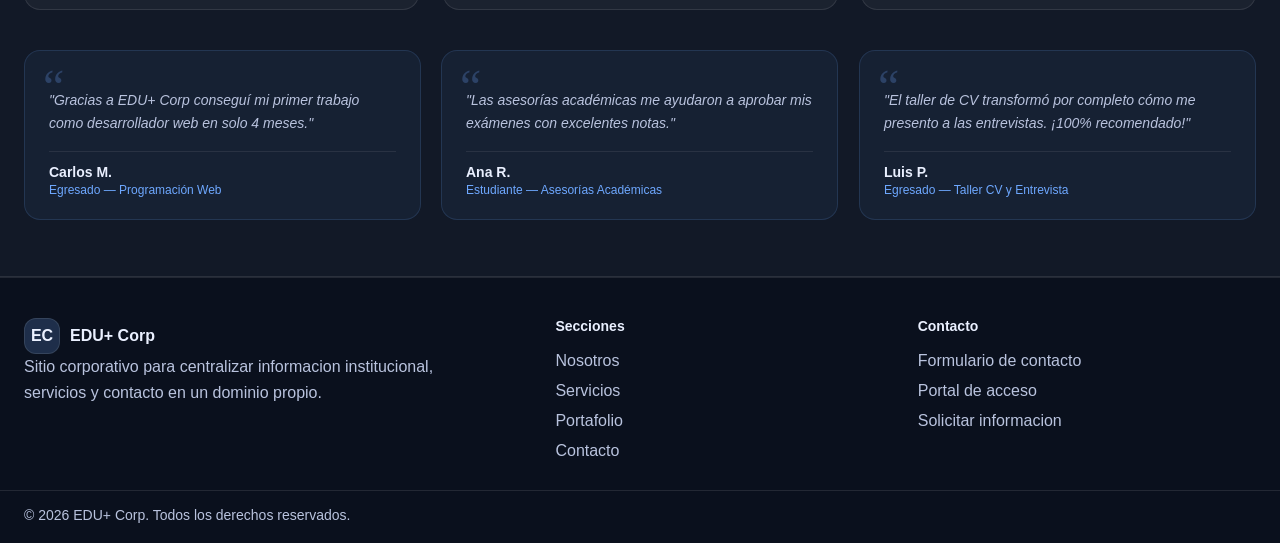
<file: frontend/portal.html>
<!DOCTYPE html>
<html lang="es">
<head>
  <meta charset="UTF-8" />
  <meta name="viewport" content="width=device-width, initial-scale=1.0" />
  <title>Portal del Estudiante — EDU+ Corp</title>
  <link rel="stylesheet" href="css/00-utils.css" />
  <link rel="stylesheet" href="css/01-body.css" />
  <link rel="stylesheet" href="css/02-container-section.css" />
  <link rel="stylesheet" href="css/03-header.css" />
  <link rel="stylesheet" href="css/04-nav.css" />
  <link rel="stylesheet" href="css/05-buttons.css" />
  <link rel="stylesheet" href="css/07-card-grid.css" />
  <link rel="stylesheet" href="css/08-panels.css" />
  <link rel="stylesheet" href="css/09-courses.css" />
  <link rel="stylesheet" href="css/11-form.css" />
  <link rel="stylesheet" href="css/12-footer.css" />
  <link rel="stylesheet" href="css/13-modal.css" />
  <link rel="stylesheet" href="css/14-responsive.css" />
  <link rel="stylesheet" href="css/16-portal.css" />
</head>
<body class="page-animate">

  <!-- HEADER -->
  <header class="header">
    <div class="container header__row">
      <a class="brand" href="index.html" aria-label="Ir al inicio">
        <span class="brand__logo">EC</span>
        <span class="brand__name">EDU+ Corp</span>
      </a>
      <div class="portal-header__user">
        <span class="portal-header__name" id="headerStudentName">Portal</span>
        <button class="btn btn--ghost btn--small" id="logoutBtn" type="button">Cerrar sesión</button>
      </div>
    </div>
  </header>

  <main>

    <!-- ══ SECCIÓN: PERFIL ══════════════════════════════════════════ -->
    <section class="portal-section">
      <div class="container">

        <div style="display:flex;align-items:center;justify-content:space-between;gap:16px;margin-bottom:24px;flex-wrap:wrap;">
          <div>
            <h1 style="margin:0 0 4px 0;font-size:24px;" id="pageTitle">Mi Portal</h1>
            <p style="margin:0;color:#b9c3de;font-size:14px;">Bienvenido a tu espacio académico.</p>
          </div>
        </div>

        <!-- Profile card -->
        <div class="profile-card" id="profileCard">
          <div class="profile-avatar" id="profileAvatar">?</div>
          <div class="profile-info">
            <h2 class="profile-info__name" id="profileName">Cargando…</h2>
            <p style="margin:0;font-size:13px;color:#b9c3de;" id="profileEmail">—</p>
            <div class="profile-info__meta">
              <span class="profile-meta-item">
                🎓 Carrera: <strong id="profileCareer">—</strong>
              </span>
              <span class="profile-meta-item">
                🪪 Código: <strong id="profileId">—</strong>
              </span>
              <span class="profile-meta-item">
                📞 Teléfono: <strong id="profilePhone">—</strong>
              </span>
            </div>
          </div>
        </div>

      </div>
    </section>

    <!-- ══ CONTENIDO PRINCIPAL (TABS) ═════════════════════════════ -->
    <section class="portal-section">
      <div class="container">

        <!-- Tab nav -->
        <div class="portal-tabs" role="tablist">
          <button class="portal-tab is-active" data-tab="enrollments" role="tab" aria-selected="true">
            📚 Mis cursos matriculados
          </button>
          <button class="portal-tab" data-tab="catalog" role="tab" aria-selected="false">
            🔍 Catálogo de cursos
          </button>
        </div>

        <!-- Panel: Enrollments -->
        <div class="portal-panel is-active" id="panel-enrollments" role="tabpanel">

          <div id="enrollmentsContainer">
            <div class="state-msg">
              <span class="state-msg__icon">⏳</span>
              Cargando tus matrículas…
            </div>
          </div>

        </div>

        <!-- Panel: Catalog -->
        <div class="portal-panel" id="panel-catalog" role="tabpanel">

          <div class="portal-search">
            <input
              class="field__input"
              type="text"
              id="courseSearch"
              placeholder="Buscar curso por nombre o código…"
              autocomplete="off"
            />
          </div>

          <div class="courses-grid" id="coursesContainer">
            <div class="state-msg" style="grid-column:1/-1;">
              <span class="state-msg__icon">⏳</span>
              Cargando catálogo de cursos…
            </div>
          </div>

        </div>

      </div>
    </section>

  </main>

  <!-- FOOTER -->
  <footer class="footer">
    <div class="container footer__grid">
      <div class="footer__col">
        <div class="brand brand--footer">
          <span class="brand__logo">EC</span>
          <span class="brand__name">EDU+ Corp</span>
        </div>
        <p class="footer__text">Portal académico para alumnos del instituto.</p>
      </div>
      <div class="footer__col">
        <h4 class="footer__title">Navegación</h4>
        <a class="footer__link" href="index.html">Inicio</a>
        <a class="footer__link" href="servicios.html">Servicios</a>
        <a class="footer__link" href="contacto.html">Contacto</a>
      </div>
      <div class="footer__col">
        <h4 class="footer__title">Cuenta</h4>
        <a class="footer__link" href="#" id="footerLogout">Cerrar sesión</a>
      </div>
    </div>
    <div class="container footer__bottom">
      <span>&copy; <span id="year">2026</span> EDU+ Corp. Todos los derechos reservados.</span>
    </div>
  </footer>

  <script>
    document.getElementById('year').textContent = new Date().getFullYear();
  </script>
  <script src="js/auth.js"></script>
  <script src="js/portal.js"></script>

</body>
</html>
</file>
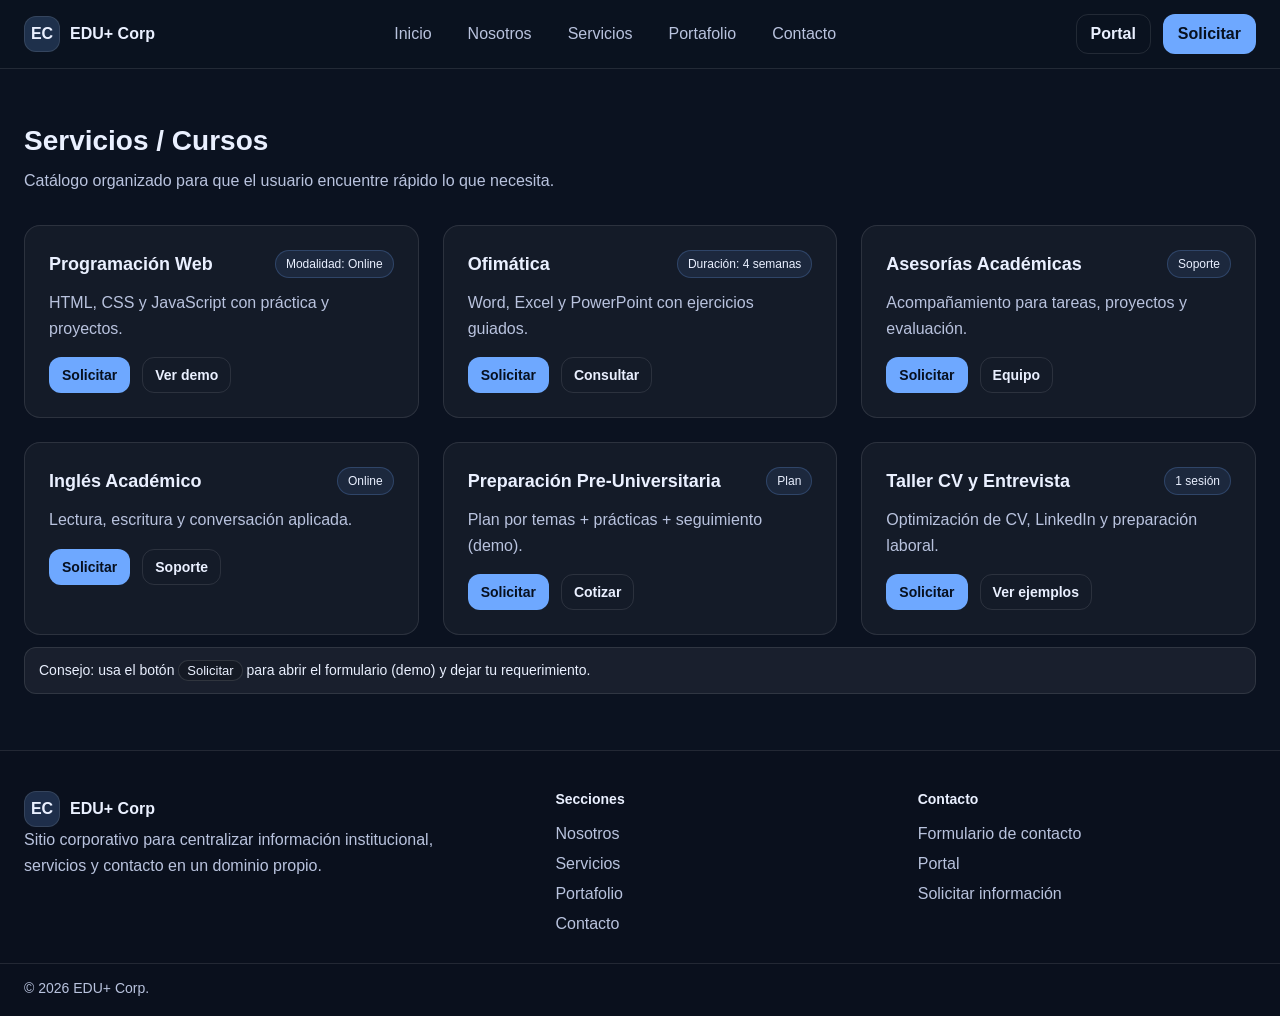
<file: frontend/servicios.html>
<!DOCTYPE html>
<html lang="es">
<head>
  <meta charset="UTF-8" />
  <meta name="viewport" content="width=device-width, initial-scale=1.0" />
  <title>EDU+ Corp | Servicios</title>

  <link rel="stylesheet" href="css/00-utils.css" />
  <link rel="stylesheet" href="css/01-body.css" />
  <link rel="stylesheet" href="css/02-container-section.css" />
  <link rel="stylesheet" href="css/03-header.css" />
  <link rel="stylesheet" href="css/04-nav.css" />
  <link rel="stylesheet" href="css/05-buttons.css" />
  <link rel="stylesheet" href="css/06-hero.css" />
  <link rel="stylesheet" href="css/07-card-grid.css" />
  <link rel="stylesheet" href="css/08-panels.css" />
  <link rel="stylesheet" href="css/09-courses.css" />
  <link rel="stylesheet" href="css/10-resources.css" />
  <link rel="stylesheet" href="css/11-form.css" />
  <link rel="stylesheet" href="css/12-footer.css" />
  <link rel="stylesheet" href="css/13-modal.css" />
  <link rel="stylesheet" href="css/14-responsive.css" />
    <link rel="stylesheet" href="css/15-animations.css">
</head>

<body class="page-animate">
  <header class="header">
    <div class="container header__row">
      <a class="brand" href="index.html" aria-label="Ir al inicio">
        <span class="brand__logo">EC</span>
        <span class="brand__name">EDU+ Corp</span>
      </a>

      <nav class="nav" aria-label="Navegación principal">
        <a class="nav__link" href="index.html">Inicio</a>
        <a class="nav__link" href="nosotros.html">Nosotros</a>
        <a class="nav__link nav__link--active" href="servicios.html">Servicios</a>
        <a class="nav__link" href="portafolio.html">Portafolio</a>
        <a class="nav__link" href="contacto.html">Contacto</a>
      </nav>

      <div class="header__actions">
        <a class="btn btn--ghost" href="#login">Portal</a>
        <a class="btn btn--primary" href="#registro">Solicitar</a>
      </div>
    </div>
  </header>

  <main>
    <section class="section reveal" data-delay="1">
      <div class="container">
        <div class="section__head">
          <h2 class="section__title">Servicios / Cursos</h2>
          <p class="section__desc">
            Catálogo organizado para que el usuario encuentre rápido lo que necesita.
          </p>
        </div>

        <div class="grid grid--3">
          <article class="course">
            <div class="course__top">
              <h3 class="course__title">Programación Web</h3>
              <span class="pill">Modalidad: Online</span>
            </div>
            <p class="course__text">HTML, CSS y JavaScript con práctica y proyectos.</p>
            <div class="course__actions">
              <a class="btn btn--primary btn--small" href="#registro">Solicitar</a>
              <button class="btn btn--ghost btn--small" type="button" data-action="open-demo">Ver demo</button>
            </div>
          </article>

          <article class="course">
            <div class="course__top">
              <h3 class="course__title">Ofimática</h3>
              <span class="pill">Duración: 4 semanas</span>
            </div>
            <p class="course__text">Word, Excel y PowerPoint con ejercicios guiados.</p>
            <div class="course__actions">
              <a class="btn btn--primary btn--small" href="#registro">Solicitar</a>
              <a class="btn btn--ghost btn--small" href="contacto.html">Consultar</a>
            </div>
          </article>

          <article class="course">
            <div class="course__top">
              <h3 class="course__title">Asesorías Académicas</h3>
              <span class="pill">Soporte</span>
            </div>
            <p class="course__text">Acompañamiento para tareas, proyectos y evaluación.</p>
            <div class="course__actions">
              <a class="btn btn--primary btn--small" href="#registro">Solicitar</a>
              <a class="btn btn--ghost btn--small" href="nosotros.html">Equipo</a>
            </div>
          </article>

          <article class="course">
            <div class="course__top">
              <h3 class="course__title">Inglés Académico</h3>
              <span class="pill">Online</span>
            </div>
            <p class="course__text">Lectura, escritura y conversación aplicada.</p>
            <div class="course__actions">
              <a class="btn btn--primary btn--small" href="#registro">Solicitar</a>
              <a class="btn btn--ghost btn--small" href="contacto.html">Soporte</a>
            </div>
          </article>

          <article class="course">
            <div class="course__top">
              <h3 class="course__title">Preparación Pre-Universitaria</h3>
              <span class="pill">Plan</span>
            </div>
            <p class="course__text">Plan por temas + prácticas + seguimiento (demo).</p>
            <div class="course__actions">
              <a class="btn btn--primary btn--small" href="#registro">Solicitar</a>
              <button class="btn btn--ghost btn--small" type="button" data-action="open-request">Cotizar</button>
            </div>
          </article>

          <article class="course">
            <div class="course__top">
              <h3 class="course__title">Taller CV y Entrevista</h3>
              <span class="pill">1 sesión</span>
            </div>
            <p class="course__text">Optimización de CV, LinkedIn y preparación laboral.</p>
            <div class="course__actions">
              <a class="btn btn--primary btn--small" href="#registro">Solicitar</a>
              <a class="btn btn--ghost btn--small" href="portafolio.html">Ver ejemplos</a>
            </div>
          </article>
        </div>

        <div class="notice notice--ok" id="servicesNote">
          Consejo: usa el botón <span class="kbd">Solicitar</span> para abrir el formulario (demo) y dejar tu requerimiento.
        </div>
      </div>
    </section>
  </main>

  <footer class="footer">
    <div class="container footer__grid">
      <div class="footer__col">
        <div class="brand brand--footer">
          <span class="brand__logo">EC</span>
          <span class="brand__name">EDU+ Corp</span>
        </div>
        <p class="footer__text">
          Sitio corporativo para centralizar información institucional, servicios y contacto en un dominio propio.
        </p>
      </div>

      <div class="footer__col">
        <h4 class="footer__title">Secciones</h4>
        <a class="footer__link" href="nosotros.html">Nosotros</a>
        <a class="footer__link" href="servicios.html">Servicios</a>
        <a class="footer__link" href="portafolio.html">Portafolio</a>
        <a class="footer__link" href="contacto.html">Contacto</a>
      </div>

      <div class="footer__col">
        <h4 class="footer__title">Contacto</h4>
        <a class="footer__link" href="contacto.html">Formulario de contacto</a>
        <a class="footer__link" href="#login">Portal </a>
        <a class="footer__link" href="#registro">Solicitar información </a>
      </div>
    </div>

    <div class="container footer__bottom">
      <span>© <span id="year">2026</span> EDU+ Corp.</span>
    </div>
  </footer>

  <script>
    document.getElementById("year").textContent = new Date().getFullYear();
  </script>
  <script src="app.js"></script>
</body>
</html>
</file>
<file: frontend/css/00-utils.css>
/* Box sizing */
*, *::before, *::after{ box-sizing: border-box; }

/* Utilidades simples extra (no rompen tu estilo) */
.hidden{display:none!important;}
.notice{margin-top:12px;padding:12px;border-radius:14px;border:1px solid rgba(255,255,255,.10);background:rgba(255,255,255,.04);color:#b9c3de;}
.notice--ok{border-color:rgba(56,189,248,.25);}
.notice--bad{border-color:rgba(251,113,133,.25);}

/* estilo simple para teclas (usado en Servicios) */
.kbd{
  display:inline-block;
  padding:2px 8px;
  border-radius:10px;
  border:1px solid rgba(255,255,255,.12);
  background:rgba(0,0,0,.18);
  color:#eaf0ff;
  font-size:13px;
}


/* Links: look clean (no underline) */
a{ text-decoration: none; color: inherit; }
a:hover{ text-decoration: none; }

html{ scroll-behavior: smooth; }

/* Links: clean */
a{ text-decoration: none; color: inherit; }
a:hover{ text-decoration: none; }
</file>
<file: frontend/css/01-body.css>
html, body {
  margin: 0;
  padding: 0;
  width: 100%;
  overflow-x: hidden;
}

body {
  font-family: Arial, sans-serif;
  background: #0b1220;
  color: #eaf0ff;
  opacity: 0;
  transition: opacity 0.25s ease;
}

body.page-loaded {
  opacity: 1;
}
</file>
<file: frontend/css/02-container-section.css>
.container {
  width: 100%;
  max-width: 1440px;
  margin-left: auto;
  margin-right: auto;
  padding-left: 24px;
  padding-right: 24px;
  box-sizing: border-box;
}

.section {
  padding-top: 56px;
  padding-bottom: 56px;
}

.section--alt {
  background: rgba(255,255,255,0.03);
  border-top: 1px solid rgba(255,255,255,0.10);
  border-bottom: 1px solid rgba(255,255,255,0.10);
}

.section__head {
  max-width: 800px;
  margin-bottom: 32px;
}

.section__title {
  margin-top: 0;
  margin-bottom: 12px;
  font-size: 28px;
}

.section__desc {
  margin: 0;
  color: #b9c3de;
  line-height: 1.5;
}

/* Responsive padding */
@media (max-width: 768px) {
  .container {
    padding-left: 16px;
    padding-right: 16px;
  }
}
@media (max-width: 480px) {
  .container {
    padding-left: 12px;
    padding-right: 12px;
  }
}
</file>
<file: frontend/css/03-header.css>
.header{
  position: sticky;
  top: 0;
  background: rgba(11,18,32,0.90);
  border-bottom: 1px solid rgba(255,255,255,0.10);
  z-index: 20;
}

.header__row{
  display: flex;
  align-items: center;
  justify-content: space-between;
  gap: 16px;
  padding-top: 14px;
  padding-bottom: 14px;
}

.brand{
  display: inline-flex;
  align-items: center;
  gap: 10px;
}

.brand__logo{
  width: 36px;
  height: 36px;
  border-radius: 12px;
  display: flex;
  align-items: center;
  justify-content: center;
  font-weight: bold;
  background: rgba(110,168,255,0.20);
  border: 1px solid rgba(255,255,255,0.10);
}

.brand__name{
  font-weight: bold;
}

.header__actions{
  display: flex;
  gap: 12px;
}






/* Ticker de noticias */
.ticker {
  background: #0f172a;
  color: #e2e8f0;
  font-size: .95rem;
}
.ticker__wrap {
  display: grid;
  grid-template-columns: auto 1fr auto;
  align-items: center;
  gap: .75rem;
  padding: .5rem 0;
}
.ticker__label {
  background: #22c55e;
  color: #0b1320;
  padding: .15rem .5rem;
  border-radius: .25rem;
  font-weight: 600;
}
.ticker__viewport {
  overflow: hidden;
  white-space: nowrap;
  position: relative;
}
.ticker__list {
  display: inline-flex;
  gap: 2rem;
  will-change: transform;
  animation: ticker-scroll 22s linear infinite;
}
.ticker__item a {
  color: inherit;
  text-decoration: none;
}
.ticker__item a:hover {
  text-decoration: underline;
}
.ticker__ctrl {
  background: transparent;
  color: #cbd5e1;
  border: 1px solid rgba(255,255,255,.2);
  border-radius: .4rem;
  padding: .15rem .45rem;
  cursor: pointer;
}
.ticker__ctrl:hover { background: rgba(255,255,255,.06); }

@keyframes ticker-scroll {
  from { transform: translateX(0); }
  to   { transform: translateX(-50%); }
}

/* Reduce motion */
@media (prefers-reduced-motion: reduce) {
  .ticker__list { animation: none; }
}
</file>
<file: frontend/css/04-nav.css>
.nav{
  display: flex;
  gap: 16px;
  flex-wrap: wrap;
}

.nav__link{
  color: #b9c3de;
  padding-top: 8px;
  padding-bottom: 8px;
  padding-left: 10px;
  padding-right: 10px;
  border-radius: 10px;
}

.nav__link:hover{
  color: #eaf0ff;
  background: rgba(255,255,255,0.05);
}


.nav__link{ text-decoration: none; }
.nav__link:hover{ text-decoration: none; }


.nav__link{ text-decoration: none; }
.nav__link:hover{ text-decoration: none; }
</file>
<file: frontend/css/05-buttons.css>
.btn{
  display: inline-flex;
  align-items: center;
  justify-content: center;
  padding-top: 10px;
  padding-bottom: 10px;
  padding-left: 14px;
  padding-right: 14px;
  border-radius: 12px;
  border-width: 1px;
  border-style: solid;
  border-color: transparent;
  cursor: pointer;
  font-weight: bold;
}

.btn--small{
  padding-top: 9px;
  padding-bottom: 9px;
  padding-left: 12px;
  padding-right: 12px;
  font-size: 14px;
}

.btn--primary{
  background: #6ea8ff;
  border-color: rgba(110,168,255,0.35);
  color: #07101f;
}

.btn--secondary{
  background: rgba(255,255,255,0.08);
  border-color: rgba(255,255,255,0.10);
  color: #eaf0ff;
}

.btn--ghost{
  background: transparent;
  border-color: rgba(255,255,255,0.10);
  color: #eaf0ff;
}

.btn--primary:hover{ opacity: 0.95; }
.btn--secondary:hover{ background: rgba(255,255,255,0.12); }
.btn--ghost:hover{ background: rgba(255,255,255,0.06); }


.btn:focus{ outline: none; }
.btn:focus-visible{
  outline: 2px solid rgba(110,168,255,0.65);
  outline-offset: 2px;
}

/* Buttons should never look like links */
.btn{ text-decoration: none; }
</file>
<file: frontend/css/06-hero.css>
/* ===== HERO LAYOUT ===== */
.hero {
  padding-top: 32px;
  padding-bottom: 40px;
  width: 100%;
}

.hero__grid {
  display: grid;
  grid-template-columns: 1.1fr 0.9fr;
  gap: 28px;
  align-items: start;
}

/* ===== RIGHT COLUMN ===== */
.hero__panels-col {
  display: flex;
  flex-direction: column;
  gap: 20px;
  position: sticky;
  top: 80px;
}

/* ===== HERO SLIDER ===== */
.hero-slider {
  position: relative;
  border-radius: 18px;
  overflow: hidden;
  box-shadow: 0 16px 48px rgba(0,0,0,0.5);
  background: #0b1220;
}

.hero-slider__track {
  display: grid;
  grid-auto-flow: column;
  grid-auto-columns: 100%;
  transition: transform 700ms cubic-bezier(.4,0,.2,1);
  will-change: transform;
}

.hero-slider__slide {
  position: relative;
  height: clamp(320px, 42vw, 500px);
  overflow: hidden;
}

.hero-slider__slide img {
  width: 100%;
  height: 100%;
  object-fit: cover;
  object-position: center top;
  display: block;
  filter: brightness(0.80) saturate(1.1);
  transition: transform 8s ease;
}

.hero-slider__slide.is-active img {
  transform: scale(1.03);
}

/* Caption overlay */
.hero-slider__caption {
  position: absolute;
  inset: 0;
  background: linear-gradient(180deg,
    rgba(0,0,0,0.15) 0%,
    rgba(0,0,0,0.20) 30%,
    rgba(0,0,0,0.70) 70%,
    rgba(0,0,0,0.85) 100%
  );
  display: flex;
  flex-direction: column;
  justify-content: flex-end;
  padding: 28px 28px 28px 28px;
  gap: 8px;
}

.hero-slider__caption--light {
  background: linear-gradient(180deg,
    rgba(255,255,255,0.05) 0%,
    rgba(0,0,0,0.10) 30%,
    rgba(0,0,0,0.65) 65%,
    rgba(0,0,0,0.85) 100%
  );
}

.hero-slider__caption .badge {
  display: inline-block;
  width: fit-content;
  margin-bottom: 4px;
  padding: 5px 12px;
  border-radius: 999px;
  background: rgba(110,168,255,0.18);
  border: 1px solid rgba(110,168,255,0.30);
  font-size: 12px;
  font-weight: 600;
  color: #a8ccff;
}

.hero__title {
  margin: 0;
  font-size: clamp(22px, 3vw, 34px);
  line-height: 1.15;
  color: #fff;
  text-shadow: 0 2px 12px rgba(0,0,0,0.6);
}

.hero__subtitle {
  margin: 0;
  font-size: 14px;
  color: rgba(255,255,255,0.85);
  line-height: 1.5;
  text-shadow: 0 1px 6px rgba(0,0,0,0.5);
  max-width: 480px;
}

.hero__buttons {
  display: flex;
  gap: 10px;
  flex-wrap: wrap;
  margin-top: 4px;
}

/* Slider controls */
.hero-slider__ctrl {
  position: absolute;
  top: 50%;
  transform: translateY(-50%);
  background: rgba(0,0,0,0.45);
  color: #fff;
  border: 1px solid rgba(255,255,255,0.15);
  width: 40px;
  height: 40px;
  border-radius: 999px;
  font-size: 22px;
  line-height: 1;
  display: flex;
  align-items: center;
  justify-content: center;
  cursor: pointer;
  backdrop-filter: blur(6px);
  transition: background 0.2s;
  z-index: 5;
}
.hero-slider__ctrl:hover { background: rgba(0,0,0,0.70); }
.hero-slider__ctrl--prev { left: 12px; }
.hero-slider__ctrl--next { right: 12px; }

/* Slider dots */
.hero-slider__dots {
  position: absolute;
  bottom: 12px;
  left: 0; right: 0;
  display: flex;
  gap: 7px;
  justify-content: center;
  z-index: 5;
}
.hero-slider__dots button {
  width: 8px; height: 8px;
  border-radius: 999px;
  border: 0;
  background: rgba(255,255,255,0.45);
  cursor: pointer;
  transition: background 0.2s, width 0.3s;
  padding: 0;
}
.hero-slider__dots button[aria-selected="true"] {
  background: #fff;
  width: 22px;
}

/* ===== STATS ROW ===== */
.hero__stats {
  display: grid;
  grid-template-columns: repeat(4, 1fr);
  gap: 10px;
  margin-top: 16px;
}

.hero__stat {
  background: rgba(255,255,255,0.05);
  border: 1px solid rgba(255,255,255,0.10);
  border-radius: 12px;
  padding: 12px 10px;
  text-align: center;
  display: flex;
  flex-direction: column;
  gap: 3px;
}

.hero__stat strong {
  font-size: 18px;
  font-weight: 700;
  color: #6ea8ff;
}

.hero__stat small {
  font-size: 11px;
  color: #8a9cc0;
}

/* ===== CARD WRAPPER (form) ===== */
.hero__card {
  background: rgba(255,255,255,0.04);
  border: 1px solid rgba(255,255,255,0.10);
  border-radius: 16px;
  overflow: hidden;
}

.hero__cardTop {
  display: flex;
  align-items: center;
  gap: 7px;
  padding: 11px 14px;
  border-bottom: 1px solid rgba(255,255,255,0.09);
}

.dot { width: 10px; height: 10px; border-radius: 999px; }
.dot--red    { background: #ff6b6b; }
.dot--yellow { background: #ffd166; }
.dot--green  { background: #6ee7b7; }

.hero__cardTitle {
  margin-left: 6px;
  color: #b9c3de;
  font-size: 13px;
}

.hero__cardFooter {
  display: flex;
  gap: 10px;
  flex-wrap: wrap;
  padding: 14px 18px;
  border-top: 1px solid rgba(255,255,255,0.09);
}

/* ===== RESPONSIVE ===== */
@media (max-width: 980px) {
  .hero__grid {
    grid-template-columns: 1fr;
  }
  .hero__panels-col {
    position: static;
  }
}

@media (max-width: 600px) {
  .hero-slider__slide {
    height: 260px;
  }
  .hero-slider__caption {
    padding: 18px 16px;
  }
  .hero__title {
    font-size: 20px;
  }
  .hero__stats {
    grid-template-columns: repeat(2, 1fr);
  }
}

@media (prefers-reduced-motion: reduce) {
  .hero-slider__track    { transition: none; }
  .hero-slider__slide img { transition: none; transform: none; }
}
</file>
<file: frontend/css/07-card-grid.css>
.grid{
  display: grid;
  gap: 24px;
}

.grid--4{
  grid-template-columns: 1fr 1fr 1fr 1fr;
}

.grid--3{
  grid-template-columns: 1fr 1fr 1fr;
}

.card{
  background: rgba(255,255,255,0.04);
  border-width: 1px;
  border-style: solid;
  border-color: rgba(255,255,255,0.10);
  border-radius: 16px;
  padding-top: 24px;
  padding-bottom: 24px;
  padding-left: 24px;
  padding-right: 24px;
}

.card__title{
  margin-top: 0;
  margin-bottom: 12px;
  font-size: 18px;
}

.card__text{
  margin-top: 0;
  margin-bottom: 16px;
  color: #b9c3de;
  line-height: 1.6;
}

.link{
  display: inline-block;
  padding-top: 8px;
  padding-bottom: 8px;
  color: #6ea8ff;
}

.link:hover{
  text-decoration: underline;
}
</file>
<file: frontend/css/08-panels.css>
.panel{
  background: rgba(255,255,255,0.04);
  border-width: 1px;
  border-style: solid;
  border-color: rgba(255,255,255,0.10);
  border-radius: 16px;
  padding-top: 24px;
  padding-bottom: 24px;
  padding-left: 24px;
  padding-right: 24px;
}

.panel__title{
  margin-top: 0;
  margin-bottom: 12px;
  font-size: 18px;
}

.list{
  margin-top: 0;
  margin-bottom: 16px;
  padding-left: 18px;
  color: #b9c3de;
  line-height: 1.7;
}

.panel__actions{
  display: flex;
  gap: 12px;
  flex-wrap: wrap;
}

/* Panel icon */
.panel__icon {
  font-size: 36px;
  margin-bottom: 12px;
  display: block;
}

.panel__text {
  color: #b9c3de;
  font-size: 14px;
  line-height: 1.6;
  margin: 0 0 16px 0;
}

/* ===== TESTIMONIOS ===== */
.testimonios {
  display: grid;
  grid-template-columns: repeat(3, 1fr);
  gap: 20px;
  margin-top: 40px;
}

.testimonio {
  background: rgba(110,168,255,0.06);
  border: 1px solid rgba(110,168,255,0.15);
  border-radius: 16px;
  padding: 22px 24px;
  position: relative;
}

.testimonio::before {
  content: '\201C';
  position: absolute;
  top: 12px;
  left: 18px;
  font-size: 48px;
  color: rgba(110,168,255,0.25);
  line-height: 1;
  font-family: Georgia, serif;
}

.testimonio__texto {
  color: #b9c3de;
  font-size: 14px;
  line-height: 1.65;
  margin: 16px 0 16px 0;
  font-style: italic;
}

.testimonio__autor {
  display: flex;
  flex-direction: column;
  gap: 3px;
  border-top: 1px solid rgba(255,255,255,0.08);
  padding-top: 12px;
}

.testimonio__nombre {
  font-weight: 700;
  font-size: 14px;
  color: #eaf0ff;
}

.testimonio__rol {
  font-size: 12px;
  color: #6ea8ff;
}

@media (max-width: 980px) {
  .testimonios { grid-template-columns: 1fr; }
}
@media (min-width: 601px) and (max-width: 980px) {
  .testimonios { grid-template-columns: 1fr 1fr; }
}
</file>
<file: frontend/css/09-courses.css>
.course{
  background: rgba(255,255,255,0.04);
  border-width: 1px;
  border-style: solid;
  border-color: rgba(255,255,255,0.10);
  border-radius: 16px;
  padding-top: 24px;
  padding-bottom: 24px;
  padding-left: 24px;
  padding-right: 24px;
}

.course__top{
  display: flex;
  align-items: center;
  justify-content: space-between;
  gap: 12px;
  margin-bottom: 12px;
}

.course__title{
  margin: 0;
  font-size: 18px;
}

.pill{
  font-size: 12px;
  padding-top: 6px;
  padding-bottom: 6px;
  padding-left: 10px;
  padding-right: 10px;
  border-radius: 999px;
  border-width: 1px;
  border-style: solid;
  border-color: rgba(110,168,255,0.22);
  background: rgba(110,168,255,0.10);
}

.course__text{
  margin-top: 0;
  margin-bottom: 16px;
  color: #b9c3de;
  line-height: 1.6;
}

.course__actions{
  display: flex;
  gap: 12px;
  flex-wrap: wrap;
}
</file>
<file: frontend/css/10-resources.css>
.resources{
  display: grid;
  gap: 16px;
}

.resource{
  background: rgba(255,255,255,0.04);
  border-width: 1px;
  border-style: solid;
  border-color: rgba(255,255,255,0.10);
  border-radius: 16px;
  padding-top: 24px;
  padding-bottom: 24px;
  padding-left: 24px;
  padding-right: 24px;
  display: flex;
  justify-content: space-between;
  gap: 24px;
  flex-wrap: wrap;
}

.resource__meta{
  min-width: 260px;
}

.chip{
  display: inline-block;
  font-size: 12px;
  padding-top: 5px;
  padding-bottom: 5px;
  padding-left: 10px;
  padding-right: 10px;
  border-radius: 999px;
  background: rgba(255,255,255,0.06);
  border-width: 1px;
  border-style: solid;
  border-color: rgba(255,255,255,0.10);
  color: #b9c3de;
  margin-bottom: 12px;
}

.resource__title{
  margin: 0;
  font-size: 18px;
}

.resource__text{
  margin-top: 12px;
  margin-bottom: 0;
  color: #b9c3de;
  line-height: 1.6;
  max-width: 520px;
}

.resource__actions{
  display: flex;
  gap: 12px;
  flex-wrap: wrap;
  align-items: center;
}
</file>
<file: frontend/css/11-form.css>
.form{
  background: rgba(255,255,255,0.04);
  border-width: 1px;
  border-style: solid;
  border-color: rgba(255,255,255,0.10);
  border-radius: 16px;
  padding-top: 24px;
  padding-bottom: 24px;
  padding-left: 24px;
  padding-right: 24px;
}

.form__row{
  display: grid;
  grid-template-columns: 1fr 1fr;
  gap: 16px;
  margin-bottom: 16px;
}

.field{
  display: grid;
  gap: 8px;
}

.field__label{
  color: #b9c3de;
  font-size: 14px;
}

.field__error{
  display: block;
  min-height: 16px;
  font-size: 13px;
  color: #fb7185;
}

.field__input{
  width: 100%;
  padding-top: 12px;
  padding-bottom: 12px;
  padding-left: 12px;
  padding-right: 12px;
  border-radius: 12px;
  border-width: 1px;
  border-style: solid;
  border-color: rgba(255,255,255,0.12);
  background: rgba(0,0,0,0.18);
  color: #eaf0ff;
  outline: none;
}

.field__textarea{
  resize: vertical;
  min-height: 110px;
}

.form__actions{
  display: flex;
  gap: 12px;
  flex-wrap: wrap;
  margin-top: 16px;
}


/* ===== Form layout fixes (prevent overflow in grid) ===== */
.field{ min-width: 0; }
.field__input{ min-width: 0; box-sizing: border-box; }
select.field__input{ appearance: auto; }


/* ===== Hero Registration Form Panel ===== */
.regform {
  padding: 20px 20px 8px 20px;
}

.regform__head {
  text-align: center;
  margin-bottom: 16px;
}

.regform__title {
  margin: 0 0 4px 0;
  font-size: 18px;
  color: #eaf0ff;
  font-weight: 700;
}

.regform__sub {
  margin: 0;
  font-size: 13px;
  color: #8a9cc0;
}

.regform__form {
  display: flex;
  flex-direction: column;
  gap: 8px;
}

.regform__row--full {
  display: flex;
  flex-direction: column;
  gap: 3px;
}

.regform__row--half {
  display: grid;
  grid-template-columns: 1fr 1fr;
  gap: 8px;
}

.regform__input {
  width: 100%;
  padding: 10px 14px;
  border-radius: 8px;
  border: 1px solid rgba(255,255,255,0.14);
  background: rgba(255,255,255,0.06);
  color: #eaf0ff;
  font-size: 13px;
  outline: none;
  transition: border-color 0.15s, background 0.15s;
  box-sizing: border-box;
}

.regform__input::placeholder {
  color: #5d6f90;
}

.regform__input:focus {
  border-color: rgba(110,168,255,0.50);
  background: rgba(110,168,255,0.08);
}

.regform__select {
  appearance: none;
  -webkit-appearance: none;
  background-image: url("data:image/svg+xml,%3Csvg xmlns='http://www.w3.org/2000/svg' width='12' height='8' viewBox='0 0 12 8'%3E%3Cpath d='M1 1l5 5 5-5' stroke='%238a9cc0' stroke-width='1.5' fill='none' stroke-linecap='round'/%3E%3C/svg%3E");
  background-repeat: no-repeat;
  background-position: right 12px center;
  cursor: pointer;
}

.regform__select option {
  background: #0b1220;
  color: #eaf0ff;
}

.regform__err {
  font-size: 11px;
  color: #ff6b8a;
  min-height: 14px;
  display: block;
  padding-left: 2px;
}

.regform__check {
  display: flex;
  gap: 8px;
  align-items: flex-start;
  font-size: 11px;
  color: #8a9cc0;
  line-height: 1.5;
}

.regform__check input[type="checkbox"] {
  margin-top: 2px;
  accent-color: #6ea8ff;
  flex-shrink: 0;
  width: 14px;
  height: 14px;
  cursor: pointer;
}

.regform__check label {
  cursor: pointer;
}

.regform__link {
  color: #6ea8ff;
  text-decoration: underline;
}

.regform__actions {
  margin-top: 8px;
}

.regform__submit {
  width: 100%;
  padding: 12px;
  font-size: 15px;
  font-weight: 600;
  border-radius: 8px;
}

/* Responsive: half row collapses on very small screens */
@media (max-width: 400px) {
  .regform__row--half {
    grid-template-columns: 1fr;
  }
}
</file>
<file: frontend/css/12-footer.css>
.footer{
  border-top-width: 1px;
  border-top-style: solid;
  border-top-color: rgba(255,255,255,0.10);
  padding-top: 40px;
  padding-bottom: 20px;
  background: rgba(0,0,0,0.10);
}

.footer__grid{
  display: grid;
  grid-template-columns: 1.2fr 0.8fr 0.8fr;
  gap: 24px;
  align-items: start;
}

.footer__title{
  margin-top: 0;
  margin-bottom: 12px;
  font-size: 14px;
}

.footer__text{
  margin: 0;
  color: #b9c3de;
  line-height: 1.6;
  max-width: 420px;
}

.footer__link{
  display: block;
  padding-top: 6px;
  padding-bottom: 6px;
  color: #b9c3de;
}

.footer__link:hover{
  color: #eaf0ff;
}

.footer__bottom{
  border-top-width: 1px;
  border-top-style: solid;
  border-top-color: rgba(255,255,255,0.10);
  margin-top: 24px;
  padding-top: 16px;
  color: #b9c3de;
  font-size: 14px;
}
</file>
<file: frontend/css/13-modal.css>
.modalOverlay{
  position: fixed;
  left: 0;
  top: 0;
  right: 0;
  bottom: 0;
  /* Más opaco para que no se vea tanto el fondo */
  background: rgba(0,0,0,0.78);
  display: flex;
  align-items: center;
  justify-content: center;
  padding: 24px;
  z-index: 999;
}

.modal{
  width: 100%;
  max-width: 520px;
  /* Menos transparencia dentro del modal */
  background: rgba(11,18,32,0.96);
  border-width: 1px;
  border-style: solid;
  border-color: rgba(255,255,255,0.14);
  border-radius: 16px;
  overflow: hidden;
}

.modal__head{
  display: flex;
  justify-content: space-between;
  align-items: center;
  gap: 12px;
  padding-top: 14px;
  padding-bottom: 14px;
  padding-left: 16px;
  padding-right: 16px;
  border-bottom-width: 1px;
  border-bottom-style: solid;
  border-bottom-color: rgba(255,255,255,0.10);
}

.modal__title{
  margin: 0;
  font-size: 16px;
}

.modal__close{
  background: transparent;
  border-width: 1px;
  border-style: solid;
  border-color: rgba(255,255,255,0.10);
  color: #eaf0ff;
  border-radius: 12px;
  padding-top: 8px;
  padding-bottom: 8px;
  padding-left: 10px;
  padding-right: 10px;
  cursor: pointer;
}

.modal__close:hover{
  background: rgba(255,255,255,0.06);
}

.modal__body{
  padding: 16px;
}

.modal__hint{
  margin-top: 0;
  margin-bottom: 12px;
  color: #b9c3de;
  line-height: 1.5;
}


/* ===== Modal Center Fix ===== */

.modalOverlay{
  position: fixed;
  inset: 0;
  background: rgba(0,0,0,0.65);
  backdrop-filter: blur(6px);
  display: flex;
  align-items: center;
  justify-content: center;
  padding: 20px;
  z-index: 9999;
}

.modal{
  width: 100%;
  max-width: 520px;
  background: #0f172a;
  border-radius: 14px;
  box-shadow: 0 20px 40px rgba(0,0,0,0.35);
  animation: modalFadeIn 0.25s ease-out;
}

@keyframes modalFadeIn{
  from{ transform: translateY(20px); opacity: 0; }
  to{ transform: translateY(0); opacity: 1; }
}



/* ===== FORCE CENTER FIX (override) ===== */

.modalOverlay{
  position: fixed !important;
  top: 0 !important;
  left: 0 !important;
  width: 100vw !important;
  height: 100vh !important;
  display: flex !important;
  align-items: center !important;
  justify-content: center !important;
  padding: 20px;
  background: rgba(0,0,0,0.65);
  backdrop-filter: blur(6px);
  z-index: 9999 !important;
}

.modal{
  margin: 0 auto !important;
  position: relative !important;
  top: auto !important;
  bottom: auto !important;
  transform: none !important;
  max-height: 90vh;
  overflow-y: auto;
}

body.modal-open{
  overflow: hidden;
}


/* ===== Inline notices ===== */
.notice{
  margin-top: 12px;
  padding: 12px 14px;
  border-radius: 12px;
  border: 1px solid rgba(255,255,255,0.10);
  background: rgba(255,255,255,0.06);
  color: #eaf0ff;
  font-size: 14px;
}

.notice--success{
  border-color: rgba(110,168,255,0.35);
  background: rgba(110,168,255,0.10);
  color: #eaf0ff;
}
</file>
<file: frontend/css/14-responsive.css>
/* ===== RESPONSIVE - PC / TABLET / MOVIL ===== */

/* Tablet (<=980px) */
@media (max-width: 980px) {
  .hero__grid           { grid-template-columns: 1fr; }
  .grid--4              { grid-template-columns: 1fr 1fr; }
  .grid--3              { grid-template-columns: 1fr; }
  .form__row            { grid-template-columns: 1fr; }
  .footer__grid         { grid-template-columns: 1fr; }
  .header__actions      { display: none; }
  .nav                  { display: none; }

  /* Hamburger */
  .nav-toggle {
    display: flex;
    flex-direction: column;
    gap: 5px;
    cursor: pointer;
    background: none;
    border: none;
    padding: 6px;
  }
  .nav-toggle span {
    display: block;
    width: 22px;
    height: 2px;
    background: #eaf0ff;
    border-radius: 2px;
    transition: transform 0.2s;
  }
  .nav.nav--open {
    display: flex;
    flex-direction: column;
    position: absolute;
    top: 62px;
    left: 0; right: 0;
    background: rgba(11,18,32,0.97);
    border-bottom: 1px solid rgba(255,255,255,0.10);
    padding: 16px 24px;
    gap: 12px;
    z-index: 30;
  }
  /* Botón Portal dentro del menú mobile */
  .nav__link--portal {
    margin-top: 8px;
    padding-top: 10px;
    border-top: 1px solid rgba(255,255,255,0.10);
    color: #6ea8ff !important;
    font-weight: 600;
  }
}

/* Desktop: hide hamburger and mobile-only portal link */
@media (min-width: 981px) {
  .nav-toggle { display: none; }
  .nav        { display: flex !important; }
  .nav__link--portal { display: none; }
}

/* Mobile (<=600px) */
@media (max-width: 600px) {
  .grid--4              { grid-template-columns: 1fr; }
  .hero__stats          { grid-template-columns: repeat(2, 1fr); }
  .regform__row--half   { grid-template-columns: 1fr; }
  .hero-slider__slide   { height: 240px; }
}

/* Small mobile (<=400px) */
@media (max-width: 400px) {
  .hero-slider__slide   { height: 200px; }
  .hero-slider__caption { padding: 14px; }
}
</file>
<file: frontend/css/15-animations.css>
/* ===== Animations (basic + professional) ===== */

@keyframes floatIn {
  from { opacity: 0; transform: translateY(14px); }
  to   { opacity: 1; transform: translateY(0); }
}

@keyframes popIn {
  from { opacity: 0; transform: scale(0.98); }
  to   { opacity: 1; transform: scale(1); }
}

/* Page load subtle entrance */
.page-animate {
  animation: floatIn 520ms ease-out both;
}

/* Reveal on scroll */
.reveal {
  opacity: 0;
  transform: translateY(16px);
  transition: opacity 520ms ease, transform 520ms ease;
  will-change: opacity, transform;
}

.reveal.is-visible {
  opacity: 1;
  transform: translateY(0);
}

/* Stagger helper */
.reveal[data-delay="1"] { transition-delay: 80ms; }
.reveal[data-delay="2"] { transition-delay: 140ms; }
.reveal[data-delay="3"] { transition-delay: 200ms; }
.reveal[data-delay="4"] { transition-delay: 260ms; }

/* Interactive polish (no redesign) */
.btn, button, .nav__link, a {
  transition: transform 160ms ease, box-shadow 160ms ease, opacity 160ms ease;
}

.btn:hover, button:hover {
  transform: translateY(-1px);
  box-shadow: 0 10px 18px rgba(0,0,0,0.10);
}

.btn:active, button:active {
  transform: translateY(0);
  box-shadow: none;
}

.card, .course, .panel, .resource, .portfolio__item {
  transition: transform 220ms ease, box-shadow 220ms ease;
}

.card:hover, .course:hover, .panel:hover, .resource:hover, .portfolio__item:hover {
  transform: translateY(-3px);
  box-shadow: 0 14px 26px rgba(0,0,0,0.12);
}

/* Modal entrance */
.modal__content {
  transform-origin: top center;
}

.modal.is-open .modal__content {
  animation: popIn 240ms ease-out both;
}

/* Respect reduced motion */
@media (prefers-reduced-motion: reduce) {
  .page-animate, .modal.is-open .modal__content { animation: none !important; }
  .reveal, .btn, button, .nav__link, a, .card, .course, .panel, .resource, .portfolio__item {
    transition: none !important;
  }
  .reveal { opacity: 1; transform: none; }
}
</file>
<file: frontend/css/16-portal.css>
/* ================================================================
   16-portal.css — Estilos del Portal del Estudiante
   ================================================================ */

/* ── Header portal ─────────────────────────────────────────────── */
.portal-header__user {
  display: flex;
  align-items: center;
  gap: 14px;
}

.portal-header__name {
  font-size: 14px;
  color: #b9c3de;
  max-width: 200px;
  white-space: nowrap;
  overflow: hidden;
  text-overflow: ellipsis;
}

/* ── Layout de sección ─────────────────────────────────────────── */
.portal-section {
  padding-top: 48px;
  padding-bottom: 48px;
}

.portal-section + .portal-section {
  border-top: 1px solid rgba(255, 255, 255, 0.08);
}

/* ── Perfil ─────────────────────────────────────────────────────── */
.profile-card {
  display: grid;
  grid-template-columns: auto 1fr;
  gap: 24px;
  align-items: center;
  background: rgba(110, 168, 255, 0.06);
  border: 1px solid rgba(110, 168, 255, 0.18);
  border-radius: 20px;
  padding: 28px 32px;
  max-width: 680px;
}

.profile-avatar {
  width: 72px;
  height: 72px;
  border-radius: 50%;
  background: rgba(110, 168, 255, 0.18);
  border: 2px solid rgba(110, 168, 255, 0.30);
  display: flex;
  align-items: center;
  justify-content: center;
  font-size: 28px;
  font-weight: bold;
  color: #6ea8ff;
  flex-shrink: 0;
}

.profile-info__name {
  margin: 0 0 4px 0;
  font-size: 22px;
}

.profile-info__meta {
  display: flex;
  flex-wrap: wrap;
  gap: 8px 20px;
  margin-top: 10px;
}

.profile-meta-item {
  font-size: 13px;
  color: #b9c3de;
  display: flex;
  align-items: center;
  gap: 5px;
}

.profile-meta-item strong {
  color: #eaf0ff;
}

/* ── Tab navigation ─────────────────────────────────────────────── */
.portal-tabs {
  display: flex;
  gap: 8px;
  border-bottom: 1px solid rgba(255, 255, 255, 0.10);
  margin-bottom: 28px;
  padding-bottom: 0;
}

.portal-tab {
  padding: 10px 18px;
  border-radius: 10px 10px 0 0;
  border: 1px solid transparent;
  border-bottom: none;
  background: transparent;
  color: #b9c3de;
  cursor: pointer;
  font-size: 14px;
  font-weight: 600;
  transition: background 0.15s, color 0.15s;
  position: relative;
  bottom: -1px;
}

.portal-tab:hover {
  background: rgba(255, 255, 255, 0.05);
  color: #eaf0ff;
}

.portal-tab.is-active {
  background: rgba(110, 168, 255, 0.10);
  border-color: rgba(255, 255, 255, 0.10);
  border-bottom-color: #0b1220;
  color: #6ea8ff;
}

.portal-panel { display: none; }
.portal-panel.is-active { display: block; }

/* ── Búsqueda de cursos ─────────────────────────────────────────── */
.portal-search {
  margin-bottom: 24px;
  max-width: 400px;
}

/* ── Enrollment card ────────────────────────────────────────────── */
.enr-card {
  background: rgba(255, 255, 255, 0.04);
  border: 1px solid rgba(255, 255, 255, 0.10);
  border-radius: 16px;
  overflow: hidden;
  display: flex;
  flex-direction: column;
}

.enr-card__head {
  padding: 18px 20px 14px 20px;
  border-bottom: 1px solid rgba(255, 255, 255, 0.07);
  display: flex;
  align-items: flex-start;
  justify-content: space-between;
  gap: 12px;
}

.enr-card__title {
  margin: 0 0 4px 0;
  font-size: 16px;
  line-height: 1.3;
}

.enr-card__sub {
  font-size: 12px;
  color: #b9c3de;
}

.enr-card__body {
  padding: 14px 20px;
  flex: 1;
}

.enr-card__footer {
  padding: 12px 20px;
  border-top: 1px solid rgba(255, 255, 255, 0.07);
  display: flex;
  gap: 10px;
  flex-wrap: wrap;
  align-items: center;
}

/* Average badge */
.avg-badge {
  display: inline-flex;
  align-items: center;
  gap: 5px;
  padding: 4px 12px;
  border-radius: 999px;
  font-size: 13px;
  font-weight: bold;
}

.avg-badge--good   { background: rgba(74,222,128,0.12); border: 1px solid rgba(74,222,128,0.25); color: #4ade80; }
.avg-badge--mid    { background: rgba(250,204,21,0.12);  border: 1px solid rgba(250,204,21,0.25);  color: #facc15; }
.avg-badge--low    { background: rgba(251,113,133,0.12); border: 1px solid rgba(251,113,133,0.25); color: #fb7185; }
.avg-badge--none   { background: rgba(255,255,255,0.05); border: 1px solid rgba(255,255,255,0.10); color: #b9c3de; }

/* Status badge */
.status-badge {
  display: inline-flex;
  align-items: center;
  padding: 3px 10px;
  border-radius: 999px;
  font-size: 11px;
  font-weight: 700;
  letter-spacing: 0.05em;
  text-transform: uppercase;
}

.status-badge--active    { background: rgba(74,222,128,0.12); border: 1px solid rgba(74,222,128,0.25); color: #4ade80; }
.status-badge--dropped   { background: rgba(251,113,133,0.12); border: 1px solid rgba(251,113,133,0.25); color: #fb7185; }
.status-badge--completed { background: rgba(110,168,255,0.12); border: 1px solid rgba(110,168,255,0.25); color: #6ea8ff; }

/* ── Grades table ───────────────────────────────────────────────── */
.grades-table {
  width: 100%;
  border-collapse: collapse;
  font-size: 13px;
  margin-top: 8px;
}

.grades-table th,
.grades-table td {
  padding: 7px 10px;
  text-align: left;
  border-bottom: 1px solid rgba(255, 255, 255, 0.06);
}

.grades-table th {
  color: #b9c3de;
  font-weight: 600;
  font-size: 11px;
  text-transform: uppercase;
  letter-spacing: 0.05em;
}

.grades-table td { color: #eaf0ff; }

/* ── Schedules list ─────────────────────────────────────────────── */
.schedule-list {
  display: flex;
  flex-direction: column;
  gap: 5px;
  margin-top: 8px;
}

.schedule-item {
  display: flex;
  align-items: center;
  gap: 8px;
  font-size: 12px;
  color: #b9c3de;
}

.schedule-dot {
  width: 6px;
  height: 6px;
  border-radius: 50%;
  background: #6ea8ff;
  flex-shrink: 0;
}

/* ── Course catalog card ────────────────────────────────────────── */
.cat-card {
  background: rgba(255, 255, 255, 0.04);
  border: 1px solid rgba(255, 255, 255, 0.10);
  border-radius: 16px;
  padding: 20px;
  display: flex;
  flex-direction: column;
  gap: 12px;
  transition: border-color 0.15s;
}

.cat-card:hover {
  border-color: rgba(110, 168, 255, 0.28);
}

.cat-card.is-enrolled {
  border-color: rgba(74, 222, 128, 0.20);
  background: rgba(74, 222, 128, 0.03);
}

.cat-card__title {
  margin: 0;
  font-size: 15px;
  line-height: 1.35;
}

.cat-card__meta {
  display: flex;
  flex-wrap: wrap;
  gap: 6px;
}

.cat-card__desc {
  font-size: 13px;
  color: #b9c3de;
  line-height: 1.55;
  margin: 0;
  flex: 1;
}

.cat-card__actions {
  margin-top: auto;
}

/* ── Grid de cursos ─────────────────────────────────────────────── */
.courses-grid {
  display: grid;
  grid-template-columns: repeat(3, 1fr);
  gap: 20px;
}

/* ── Empty / loading states ─────────────────────────────────────── */
.state-msg {
  padding: 40px 20px;
  text-align: center;
  color: #b9c3de;
  font-size: 14px;
}

.state-msg__icon {
  font-size: 36px;
  display: block;
  margin-bottom: 10px;
}

/* ── Collapsible grades toggle ──────────────────────────────────── */
.grades-toggle {
  background: transparent;
  border: 1px solid rgba(255, 255, 255, 0.10);
  border-radius: 8px;
  color: #b9c3de;
  font-size: 12px;
  padding: 5px 12px;
  cursor: pointer;
}

.grades-toggle:hover {
  background: rgba(255, 255, 255, 0.05);
  color: #eaf0ff;
}

.grades-collapse { display: none; margin-top: 10px; }
.grades-collapse.is-open { display: block; }

/* ── Responsive ─────────────────────────────────────────────────── */
@media (max-width: 900px) {
  .courses-grid { grid-template-columns: repeat(2, 1fr); }
}

@media (max-width: 600px) {
  .profile-card {
    grid-template-columns: 1fr;
    text-align: center;
  }
  .profile-avatar { margin: 0 auto; }
  .profile-info__meta { justify-content: center; }
  .courses-grid { grid-template-columns: 1fr; }
}
</file>
